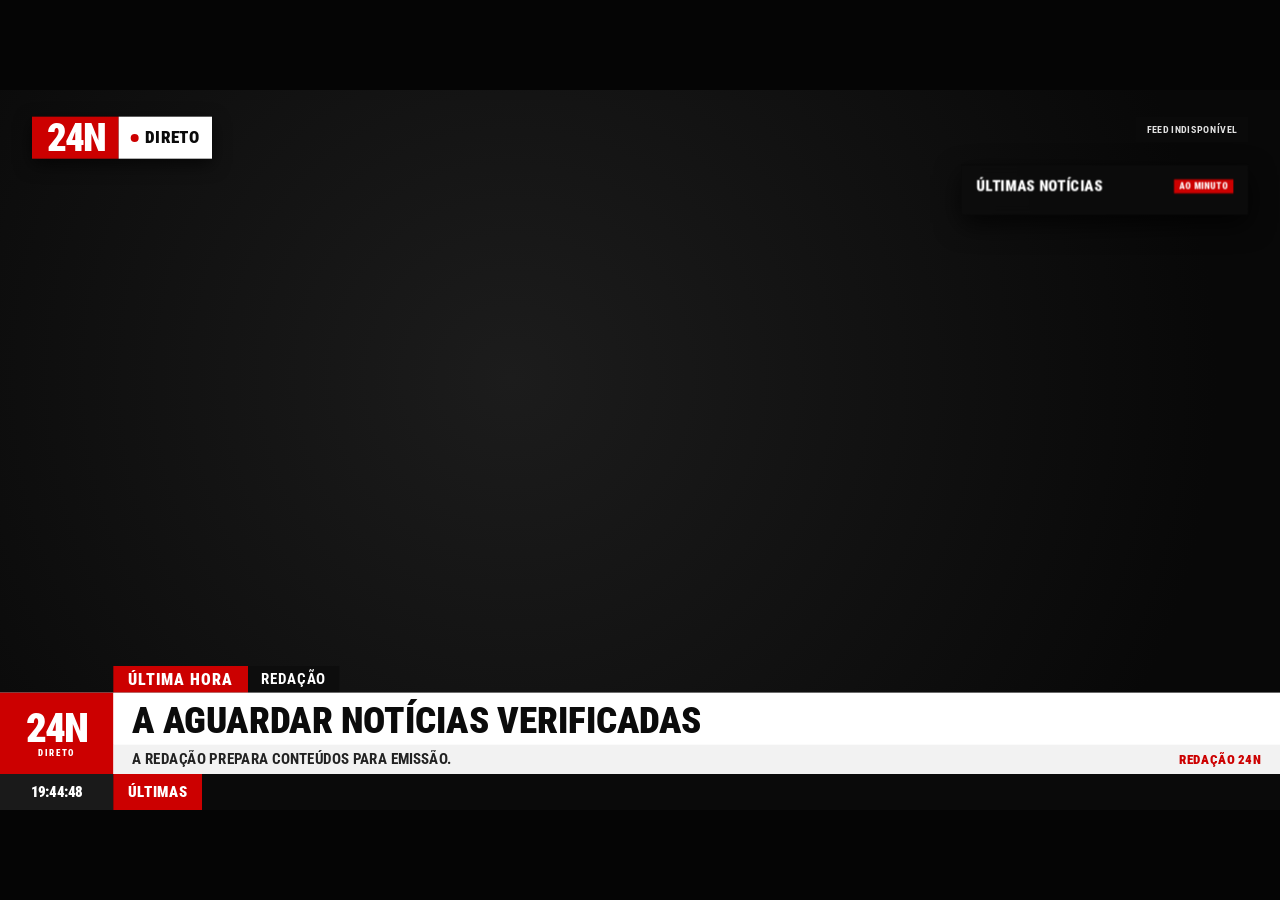
<file: 24-noticias/index.html>
<!doctype html>
<html lang="pt-PT">
<head>
<meta charset="utf-8">
<meta name="viewport" content="width=device-width,initial-scale=1">
<title>24 NOTÍCIAS™ — DIRETO</title>
<style>
  @import url('https://fonts.googleapis.com/css2?family=Roboto+Condensed:ital,wght@0,700;0,900;1,700&family=Inter:wght@500;700;800;900&display=swap');

  * { box-sizing: border-box; }
  html, body {
    margin: 0;
    width: 100%;
    height: 100%;
    overflow: hidden;
    background: #050505;
    color: #ffffff;
    font-family: 'Inter', Arial, Helvetica, sans-serif;
  }

  .screen {
    width: 1920px;
    height: 1080px;
    position: absolute;
    left: 0;
    top: 0;
    transform-origin: top left;
    overflow: hidden;
    background: #0a0a0a;
  }

  .hero {
    position: absolute;
    inset: 0;
    background: radial-gradient(circle at 40% 40%, #1c1c1c, #080808 80%);
    overflow: hidden;
  }

  .hero .img {
    position: absolute;
    inset: 0;
    width: 100%;
    height: 100%;
    object-fit: cover;
    display: none;
    animation: slowZoom 22s ease-in-out infinite alternate;
  }

  @keyframes slowZoom {
    from { transform: scale(1); }
    to { transform: scale(1.06); }
  }

  .topbar {
    position: absolute;
    top: 40px;
    left: 48px;
    display: flex;
    align-items: stretch;
    box-shadow: 0 8px 25px rgba(0,0,0,0.65);
    z-index: 5;
  }

  .cnn-logo {
    background: #CC0000;
    color: #ffffff;
    font-family: 'Roboto Condensed', Arial, sans-serif;
    font-size: 58px;
    font-weight: 900;
    letter-spacing: -3px;
    padding: 4px 22px;
    display: flex;
    align-items: center;
    justify-content: center;
    line-height: 0.95;
  }

  .live-badge {
    background: #ffffff;
    color: #0b0b0b;
    font-family: 'Roboto Condensed', Arial, sans-serif;
    font-size: 25px;
    font-weight: 900;
    padding: 0 18px;
    display: flex;
    align-items: center;
    gap: 10px;
    letter-spacing: 1px;
    text-transform: uppercase;
  }

  .live-dot {
    width: 12px;
    height: 12px;
    background: #CC0000;
    border-radius: 50%;
    animation: pulse 1.3s infinite;
  }

  @keyframes pulse {
    0%, 100% { opacity: 1; transform: scale(1); }
    50% { opacity: 0.3; transform: scale(0.8); }
  }

  .status {
    position: absolute;
    right: 48px;
    top: 40px;
    background: rgba(12, 12, 12, 0.9);
    color: #e0e0e0;
    padding: 10px 16px;
    font-family: 'Roboto Condensed', Arial, sans-serif;
    font-size: 15px;
    font-weight: 700;
    z-index: 10;
    text-transform: uppercase;
    letter-spacing: 1px;
  }
  .status.ok { color: #b8f2c2; }
  .status.err { color: #ff8a8a; }

  .sidebar {
    position: absolute;
    right: 48px;
    top: 112px;
    width: 430px;
    background: rgba(12, 12, 12, 0.92);
    backdrop-filter: blur(8px);
    padding: 20px 22px;
    box-shadow: 0 14px 40px rgba(0,0,0,0.75);
    z-index: 4;
  }

  .sidehead {
    font-family: 'Roboto Condensed', Arial, sans-serif;
    font-size: 22px;
    font-weight: 900;
    color: #ffffff;
    letter-spacing: 1px;
    text-transform: uppercase;
    padding-bottom: 10px;
    display: flex;
    justify-content: space-between;
    align-items: center;
  }

  .sidehead span {
    background: #CC0000;
    font-size: 13px;
    padding: 3px 8px;
    letter-spacing: 1px;
  }

  .sideitem {
    padding: 12px 0;
  }
  .sideitem:last-child { padding-bottom: 4px; }

  .sidecat {
    font-family: 'Roboto Condensed', Arial, sans-serif;
    font-size: 14px;
    color: #CC0000;
    font-weight: 900;
    text-transform: uppercase;
    letter-spacing: 1px;
  }

  .sidetitle {
    font-family: 'Roboto Condensed', Arial, sans-serif;
    font-size: 20px;
    line-height: 1.2;
    font-weight: 700;
    color: #f4f4f4;
    margin-top: 4px;
    display: -webkit-box;
    -webkit-line-clamp: 2;
    -webkit-box-orient: vertical;
    overflow: hidden;
  }

  /* =========================================
     LOWER THIRD CLÁSSICO CNN (LARGURA TOTAL)
     ========================================= */
  .lower {
    position: absolute;
    left: 0;
    right: 0;
    bottom: 54px;
    z-index: 6;
    display: flex;
    flex-direction: column;
  }

  .lower-top-row {
    display: flex;
    align-items: stretch;
    padding-left: 170px;
  }

  .breaking-tag {
    background: #CC0000;
    color: #ffffff;
    font-family: 'Roboto Condensed', Arial, sans-serif;
    font-size: 24px;
    font-weight: 900;
    padding: 6px 22px;
    letter-spacing: 1.5px;
    text-transform: uppercase;
    display: flex;
    align-items: center;
  }

  .cat-tag {
    background: #0d0d0d;
    color: #ffffff;
    font-family: 'Roboto Condensed', Arial, sans-serif;
    font-size: 22px;
    font-weight: 700;
    padding: 6px 20px;
    letter-spacing: 1.5px;
    text-transform: uppercase;
    display: flex;
    align-items: center;
  }

  .lower-main {
    display: flex;
    align-items: stretch;
    background: #ffffff;
    min-height: 118px;
  }

  .cnn-lower-box {
    width: 170px;
    background: #CC0000;
    color: #ffffff;
    font-family: 'Roboto Condensed', Arial, sans-serif;
    font-size: 62px;
    font-weight: 900;
    letter-spacing: -3px;
    display: flex;
    flex-direction: column;
    align-items: center;
    justify-content: center;
    line-height: 0.9;
    flex-shrink: 0;
  }

  .cnn-lower-sub {
    font-size: 14px;
    font-weight: 900;
    letter-spacing: 2px;
    margin-top: 4px;
    text-transform: uppercase;
  }

  .lower-texts {
    flex: 1;
    display: flex;
    flex-direction: column;
    justify-content: center;
    overflow: hidden;
  }

  .headline {
    background: #ffffff;
    color: #0b0b0b;
    font-family: 'Roboto Condensed', Arial, sans-serif;
    font-size: 56px;
    font-weight: 900;
    line-height: 1.05;
    padding: 12px 28px 8px 28px;
    text-transform: uppercase;
    letter-spacing: -0.5px;
    white-space: nowrap;
    overflow: hidden;
    text-overflow: ellipsis;
  }

  .sub-bar {
    background: #f2f2f2;
    display: flex;
    align-items: center;
    justify-content: space-between;
    padding: 8px 28px;
    gap: 24px;
  }

  .summary {
    font-family: 'Roboto Condensed', Arial, sans-serif;
    font-size: 23px;
    font-weight: 700;
    color: #222222;
    line-height: 1.2;
    white-space: nowrap;
    overflow: hidden;
    text-overflow: ellipsis;
    flex: 1;
    text-transform: uppercase;
  }

  .source {
    font-family: 'Roboto Condensed', Arial, sans-serif;
    font-size: 19px;
    font-weight: 900;
    color: #CC0000;
    text-transform: uppercase;
    letter-spacing: 1px;
    white-space: nowrap;
  }

  .ticker {
    position: absolute;
    bottom: 0;
    left: 0;
    right: 0;
    height: 54px;
    background: #0a0a0a;
    display: flex;
    align-items: center;
    z-index: 8;
  }

  .ticker-clock {
    width: 170px;
    height: 100%;
    background: #1a1a1a;
    color: #ffffff;
    font-family: 'Roboto Condensed', Arial, sans-serif;
    font-weight: 900;
    font-size: 22px;
    display: flex;
    align-items: center;
    justify-content: center;
    white-space: nowrap;
    flex-shrink: 0;
  }

  .ticker-brand {
    height: 100%;
    background: #CC0000;
    color: #ffffff;
    font-family: 'Roboto Condensed', Arial, sans-serif;
    font-weight: 900;
    font-size: 22px;
    padding: 0 22px;
    display: flex;
    align-items: center;
    letter-spacing: 1px;
    white-space: nowrap;
  }

  .tickerbody {
    overflow: hidden;
    white-space: nowrap;
    flex: 1;
    font-family: 'Roboto Condensed', Arial, sans-serif;
    font-size: 23px;
    font-weight: 700;
    color: #ffffff;
    text-transform: uppercase;
    letter-spacing: 0.5px;
  }

  .tickertext {
    display: inline-block;
    padding-left: 100%;
    animation: move 60s linear infinite;
  }

  @keyframes move {
    to { transform: translateX(-100%); }
  }
  /* LIVE 19.0: ajustar textos sem alterar dimensões */
  .headline, .summary, .sidetitle { text-overflow: clip; }
</style>
</head>
<body>
<main class="screen">
  <section class="hero">
    <img class="img" id="heroImg" referrerpolicy="no-referrer" alt="">
  </section>

  <header class="topbar">
    <div class="cnn-logo">24N</div>
    <div class="live-badge"><span class="live-dot"></span>DIRETO</div>
  </header>

  <div class="status" id="status">A ligar à redação…</div>

  <aside class="sidebar">
    <div class="sidehead">ÚLTIMAS NOTÍCIAS <span>AO MINUTO</span></div>
    <div id="other"></div>
  </aside>

  <section class="lower">
    <div class="lower-top-row">
      <div class="breaking-tag">ÚLTIMA HORA</div>
      <div class="cat-tag" id="category">ATUALIDADE</div>
    </div>
    <div class="lower-main">
      <div class="cnn-lower-box">
        <span>24N</span>
        <span class="cnn-lower-sub">DIRETO</span>
      </div>
      <div class="lower-texts">
        <div class="headline" id="headline">A CARREGAR NOTÍCIAS EM DIRETO…</div>
        <div class="sub-bar">
          <div class="summary" id="summary">A recolher os principais destaques dos órgãos de comunicação social.</div>
          <div class="source" id="source">REDAÇÃO 24N</div>
        </div>
      </div>
    </div>
  </section>

  <footer class="ticker">
    <div class="ticker-clock" id="clock">--:--:--</div>
    <div class="ticker-brand">ÚLTIMAS</div>
    <div class="tickerbody">
      <span class="tickertext" id="ticker">A CARREGAR ÚLTIMAS NOTÍCIAS…</span>
    </div>
  </footer>
</main>

<script>
/* 24 NOTÍCIAS™ | Emissão em direto */
const $ = id => document.getElementById(id);
const MAX_AGE_MS = 48 * 60 * 60 * 1000;
const REFRESH_MS = 60 * 1000;
const ROTATION_MS = 18 * 1000;
let news = [], idx = 0, last = '', busy = false, seq = 0;

const FEEDS = [
  { url: 'https://www.publico.pt/rss',            source: 'Público',            category: 'Portugal' },
  { url: 'https://expresso.pt/rss',               source: 'Expresso',           category: 'Portugal' },
  { url: 'https://www.dn.pt/rss',                 source: 'Diário de Notícias', category: 'Portugal' },
  { url: 'https://www.jn.pt/rss',                 source: 'Jornal de Notícias', category: 'Portugal' },
  { url: 'https://www.noticiasaominuto.com/rss/ultima-hora', source: 'Notícias ao Minuto', category: 'Portugal' },
  { url: 'https://cnnportugal.iol.pt/rss.xml',    source: 'CNN Portugal',       category: 'Portugal' },
  { url: 'https://rss.impresa.pt/feed/latest/sicnot.rss?type=ARTICLE,VIDEO,GALLERY,STREAM,PLAYLIST,EVENT,NEWSLETTER&limit=20&pubsubhub=true', source: 'SIC Notícias', category: 'Portugal' },
  { url: 'https://www.cmjornal.pt/rss',           source: 'Correio da Manhã (CMTV)', category: 'Portugal' },
  { url: 'https://feeds.bbci.co.uk/news/world/rss.xml', source: 'BBC World', category: 'Mundo' },
  { url: 'https://pt.euronews.com/rss',           source: 'Euronews',           category: 'Mundo' },
  { url: 'https://news.google.com/rss/search?q=world&hl=pt-PT&gl=PT&ceid=PT:pt', source: 'Google News', category: 'Mundo' }
];

const PROXY_CORSDEV    = 'https://proxy.cors.dev/';
const PROXY_ALLORIGINS = 'https://api.allorigins.win/raw?url=';

function fit() {
  const scale = Math.min(innerWidth / 1920, innerHeight / 1080);
  const e = document.querySelector('.screen');
  e.style.transform = 'scale(' + scale + ')';
  e.style.left = (innerWidth - 1920 * scale) / 2 + 'px';
  e.style.top = (innerHeight - 1080 * scale) / 2 + 'px';
}
addEventListener('resize', fit);
fit();

function clock() {
  $('clock').textContent = new Intl.DateTimeFormat('pt-PT', { timeZone: 'Europe/Lisbon', hour: '2-digit', minute: '2-digit', second: '2-digit', hour12: false }).format(new Date());
}
clock();
setInterval(clock, 1000);

function status(t, k = '') {
  const e = $('status');
  e.textContent = t;
  e.className = 'status' + (k ? ' ' + k : '');
}

function fitText(el, max, min, lines) {
  el.style.fontSize = max + 'px';
  el.style.whiteSpace = 'nowrap';
  el.style.overflow = 'hidden';
  el.style.textOverflow = 'clip';
  el.style.display = 'block';
  el.style.webkitLineClamp = '';
  for (let px = max; px >= min; px--) {
    el.style.fontSize = px + 'px';
    if (el.scrollWidth <= el.clientWidth + 1) return;
  }
  if (lines > 1) {
    el.style.fontSize = min + 'px';
    el.style.whiteSpace = 'normal';
    el.style.display = '-webkit-box';
    el.style.webkitBoxOrient = 'vertical';
    el.style.webkitLineClamp = String(lines);
  }
}

function adjust() {
  fitText($('headline'), 56, 26, 2);
  fitText($('summary'), 23, 16, 1);
  document.querySelectorAll('.sidetitle').forEach(e => fitText(e, 20, 15, 2));
}
addEventListener('resize', adjust);
if (document.fonts?.ready) document.fonts.ready.then(adjust);

function stripHtml(s) {
  if (!s) return '';
  const d = document.createElement('div');
  d.innerHTML = s;
  return (d.textContent || d.innerText || '').replace(/\s+/g, ' ').trim();
}
function truncar(s, n) {
  if (!s) return '';
  if (s.length <= n) return s;
  const c = s.slice(0, n);
  const u = c.lastIndexOf(' ');
  return (u > 40 ? c.slice(0, u) : c) + '…';
}
function safeImage(u) {
  if (!u) return '';
  let url = String(u).trim();
  if (url.startsWith('//')) url = 'https:' + url;
  if (url.startsWith('http://')) url = 'https://' + url.slice(7);
  return /^https:\/\//i.test(url) ? url : '';
}
function parseDate(s) {
  if (!s) return new Date();
  let iso = String(s).trim();
  if (/^\d{4}-\d{2}-\d{2} \d{2}:\d{2}:\d{2}$/.test(iso)) {
    iso = iso.replace(' ', 'T') + 'Z';
  }
  const d = new Date(iso);
  return isNaN(d.getTime()) ? new Date() : d;
}
function getDynamicFallbackImage(category) {
  const cat = (category || '').toLowerCase();
  let kw = 'news,press';
  if (cat.includes('portugal')) kw = 'lisbon,portugal';
  else if (cat.includes('mundo') || cat.includes('internacional')) kw = 'globe,world';
  else if (cat.includes('economia')) kw = 'finance,business';
  else if (cat.includes('desporto')) kw = 'sports,stadium';
  
  return 'https://loremflickr.com/1920/1080/' + kw + '?lock=' + Math.floor(Math.random() * 9999);
}

function normalizar(item, feed) {
  const titulo = stripHtml(item.title || '');
  const descricao = stripHtml(item.description || item.content || item.summary || '');
  const data = parseDate(item.pubDate || item.published || item.date || item.updated);
  
  let img = safeImage(item.thumbnail);
  if (!img && item.description) {
    const m = item.description.match(/<img[^>]+src=["']([^"']+)["']/i);
    if (m) img = safeImage(m[1]);
  }

  return {
    id: Math.random().toString(36).substr(2, 9),
    title: titulo,
    summary: truncar(descricao, 260) || 'Consulte a fonte original para mais detalhes.',
    source: feed.source,
    published_at: data.toISOString(),
    image_url: img,
    category: feed.category || 'Mundo',
    editorial_status: 'revisto_manualmente',
    image_credit: feed.source,
    link: item.link || ''
  };
}

function valid(n, now) {
  if (!n || n.editorial_status !== 'revisto_manualmente') return false;
  if (!['title', 'summary', 'source', 'published_at'].every(k => typeof n[k] === 'string' && n[k].trim())) return false;
  if (typeof n.image_url !== 'string' || !n.image_url.trim()) return false;
  
  const pub = Date.parse(n.published_at);
  return Number.isFinite(pub) && pub <= now + 300000 && now - pub < MAX_AGE_MS;
}

async function fetchFeed(feed) {
  async function processarXML(xmlText) {
    const doc = new DOMParser().parseFromString(xmlText, 'application/xml');
    const items = Array.from(doc.querySelectorAll('item, entry'));
    
    return items.map(it => {
      const get = sel => (it.querySelector(sel) || {}).textContent || '';
      const linkEl = it.querySelector('link');
      const link = linkEl ? (linkEl.getAttribute('href') || linkEl.textContent) : '';
      const title = get('title');
      
      const enc = it.getElementsByTagName('enclosure')[0];
      const isAudioVideo = enc && (enc.getAttribute('type') || '').match(/^(audio|video)\//i);
      const isMediaLink = /radio|podcast|\/audio\/|\/video\/|tsf|renascenca|antena/i.test(link);
      const isMediaTitle = /podcast|episódio|episodio|ouvir|áudio|audio|vídeo|video|rádio|radio|tsf|renascença|antena|emissão/i.test(title);

      if (isAudioVideo || isMediaLink || isMediaTitle) {
        return null; 
      }
      
      let imgUrl = null;
      const mediaTags = it.getElementsByTagName('media:content');
      for (let m of mediaTags) {
        if (m.getAttribute('url') && (!m.getAttribute('type') || m.getAttribute('type').startsWith('image'))) {
          imgUrl = m.getAttribute('url'); break;
        }
      }
      if (!imgUrl) {
        const thumb = it.getElementsByTagName('media:thumbnail')[0];
        if (thumb) imgUrl = thumb.getAttribute('url');
      }
      if (!imgUrl && enc && enc.getAttribute('type') && enc.getAttribute('type').startsWith('image')) {
        imgUrl = enc.getAttribute('url');
      }
      
      let contentHTML = get('content') || get('encoded') || get('description') || '';
      if (!imgUrl && contentHTML) {
        const match = contentHTML.match(/<img[^>]+src=["']([^"']+)["']/i);
        if (match) imgUrl = match[1];
      }
      
      if (imgUrl) {
        const txt = document.createElement('textarea');
        txt.innerHTML = imgUrl;
        imgUrl = txt.value;
      }

      return normalizar({
        title: title,
        description: contentHTML, 
        pubDate: get('pubDate') || get('published') || get('updated'),
        link: link,
        thumbnail: imgUrl
      }, feed);
    }).filter(item => item !== null);
  }

  try {
    const r = await fetch(PROXY_CORSDEV + feed.url, { cache: 'no-store' });
    if (r.ok) {
      const result = await processarXML(await r.text());
      if (result.length) return result;
    }
  } catch (_) {}

  try {
    const r = await fetch(PROXY_ALLORIGINS + encodeURIComponent(feed.url), { cache: 'no-store' });
    if (r.ok) {
      const result = await processarXML(await r.text());
      if (result.length) return result;
    }
  } catch (_) {}

  return [];
}

function waiting(msg = 'A AGUARDAR REVISÃO EDITORIAL') {
  seq++;
  $('headline').textContent = 'A AGUARDAR NOTÍCIAS VERIFICADAS';
  $('summary').textContent = 'A redação prepara conteúdos para emissão.';
  $('source').textContent = 'REDAÇÃO 24N';
  $('category').textContent = 'REDAÇÃO';
  $('other').replaceChildren();
  $('heroImg').style.display = 'none';
  $('heroImg').removeAttribute('src');
  $('ticker').textContent = '24 NOTÍCIAS • A AGUARDAR CONTEÚDOS VERIFICADOS •';
  status(msg);
  adjust();
}

function render() {
  if (!news.length) { waiting(); return; }
  const n = news[idx % news.length];
  const current = ++seq;
  
  $('category').textContent = (n.category || 'ATUALIDADE').toUpperCase();
  $('headline').textContent = n.title;
  $('summary').textContent = n.summary;
  $('source').textContent = n.source + ' • ' + new Date(n.published_at).toLocaleTimeString('pt-PT', { timeZone: 'Europe/Lisbon', hour: '2-digit', minute: '2-digit' });
  
  const img = $('heroImg');
  let imageURL = safeImage(n.image_url);
  
  if (!imageURL) {
    imageURL = getDynamicFallbackImage(n.category);
  }
  
  if (imageURL) {
    img.onload = () => { if (current === seq) img.style.display = 'block'; };
    img.onerror = () => {
      if (current !== seq) return;
      if (!img.dataset.fallbackTried) {
        img.dataset.fallbackTried = "true";
        img.src = 'https://images.weserv.nl/?url=' + encodeURIComponent(imageURL.replace(/^https?:\/\//, ''));
      } else {
        img.style.display = 'none';
      }
    };
    img.dataset.fallbackTried = "";
    img.src = imageURL;
    img.style.display = 'none';
  } else {
    img.onload = null;
    img.onerror = null;
    img.style.display = 'none';
    img.removeAttribute('src');
  }

  $('other').replaceChildren();
  for (const x of news.filter(x => x !== n).slice(0, 4)) {
    const box = document.createElement('div');
    const cat = document.createElement('div');
    const title = document.createElement('div');
    box.className = 'sideitem';
    cat.className = 'sidecat';
    title.className = 'sidetitle';
    cat.textContent = (x.category || 'ATUALIDADE') + ' • ' + x.source;
    title.textContent = x.title;
    box.append(cat, title);
    $('other').append(box);
  }
  
  const ticker = $('ticker');
  ticker.textContent = news.slice(0, 15).map(x => '▪ ' + (x.category || 'NOTÍCIAS') + ': ' + x.title).join('     ');
  ticker.style.animation = 'none';
  void ticker.offsetWidth;
  ticker.style.animation = 'move ' + Math.max(20, ticker.scrollWidth / 80) + 's linear infinite';
  adjust();
}

async function refresh() {
  if (busy) return;
  busy = true;
  try {
    const resultados = await Promise.allSettled(FEEDS.map(f => fetchFeed(f)));
    const todas = [];
    for (const r of resultados) {
      if (r.status === 'fulfilled' && Array.isArray(r.value)) todas.push(...r.value);
    }

    if (!todas.length) throw Error('Sem notícias');

    const now = Date.now();
    const selected = todas
      .filter(n => valid(n, now))
      .sort((a, b) => Date.parse(b.published_at) - Date.parse(a.published_at));

    const key = JSON.stringify(selected.map(n => [n.id, n.title, n.summary, n.published_at, n.image_url]));
    
    if (key !== last) {
      news = selected;
      idx = 0;
      last = key;
      render();
    } else if (!news.length) {
      waiting();
    }
    
    status(news.length ? 'REDAÇÃO VERIFICADA • ' + news.length + ' NOTÍCIAS' : 'A AGUARDAR REVISÃO EDITORIAL', news.length ? 'ok' : '');
  } catch (e) {
    if (!news.length) waiting('FEED INDISPONÍVEL');
    else status('FEED TEMPORARIAMENTE INDISPONÍVEL', 'err');
    console.warn('24N feed:', e);
  } finally {
    busy = false;
  }
}

waiting();
refresh();
setInterval(refresh, REFRESH_MS);
setInterval(() => { if (news.length > 1) { idx = (idx + 1) % news.length; render(); } }, ROTATION_MS);
</script>

<!-- 24N AUTO BREAK™ | overlay independente do grafismo noticioso -->
<iframe id="autoBreak" title="24N SHOP — intervalo comercial" src="./intervalo.html" allow="autoplay" style="position:fixed;top:-1px;left:-1px;width:calc(100vw + 2px);height:calc(100vh + 2px);border:0;outline:0;display:none;z-index:99999;background:#090909" aria-hidden="true"></iframe>
<script>
(() => {
  const NEWS_MS=15*60*1000, AD_MS=2*60*1000;
  const frame=document.getElementById('autoBreak');
  let active=false,started=Date.now(),lastBreak=Date.now(),timeout=null;
  function finish(){
    if(!active)return;
    active=false;frame.style.display='none';frame.setAttribute('aria-hidden','true');
    lastBreak=Date.now();clearTimeout(timeout);
  }
  function start(){
    if(active)return;
    active=true;started=Date.now();frame.style.display='block';frame.setAttribute('aria-hidden','false');
    const send=()=>frame.contentWindow?.postMessage({type:'24n-break-start',duration:AD_MS},location.origin);
    if(frame.contentDocument?.readyState==='complete')send();
    else frame.addEventListener('load',send,{once:true});
    timeout=setTimeout(finish,AD_MS+2000);
  }
  window.addEventListener('message',e=>{
    if(e.origin!==location.origin||e.source!==frame.contentWindow)return;
    if(e.data?.type==='24n-break-ready'&&active)frame.contentWindow?.postMessage({type:'24n-break-start',duration:AD_MS},location.origin);
    if(e.data?.type==='24n-break-finished')finish();
  });
  // Atalhos do operador: I inicia intervalo; Escape termina.
  window.addEventListener('keydown',e=>{
    if(e.altKey||e.ctrlKey||e.metaKey||e.repeat)return;
    if(e.key.toLowerCase()==='i')start();
    if(e.key==='Escape')finish();
  });
  // Permite abrir a cena no OBS com ?intervalo=agora para testes manuais.
  const params=new URLSearchParams(location.search);
  if(params.get('intervalo')==='agora')setTimeout(start,1200);
  // O intervalo conta desde o último regresso às notícias.
  setInterval(()=>{if(!active&&Date.now()-lastBreak>=NEWS_MS)start();},1000);
  // Comandos opcionais para operador OBS, na consola do navegador.
  window.N24AutoBreak={start,finish,get active(){return active;}};
})();
</script>
</body>
</html>
</file>
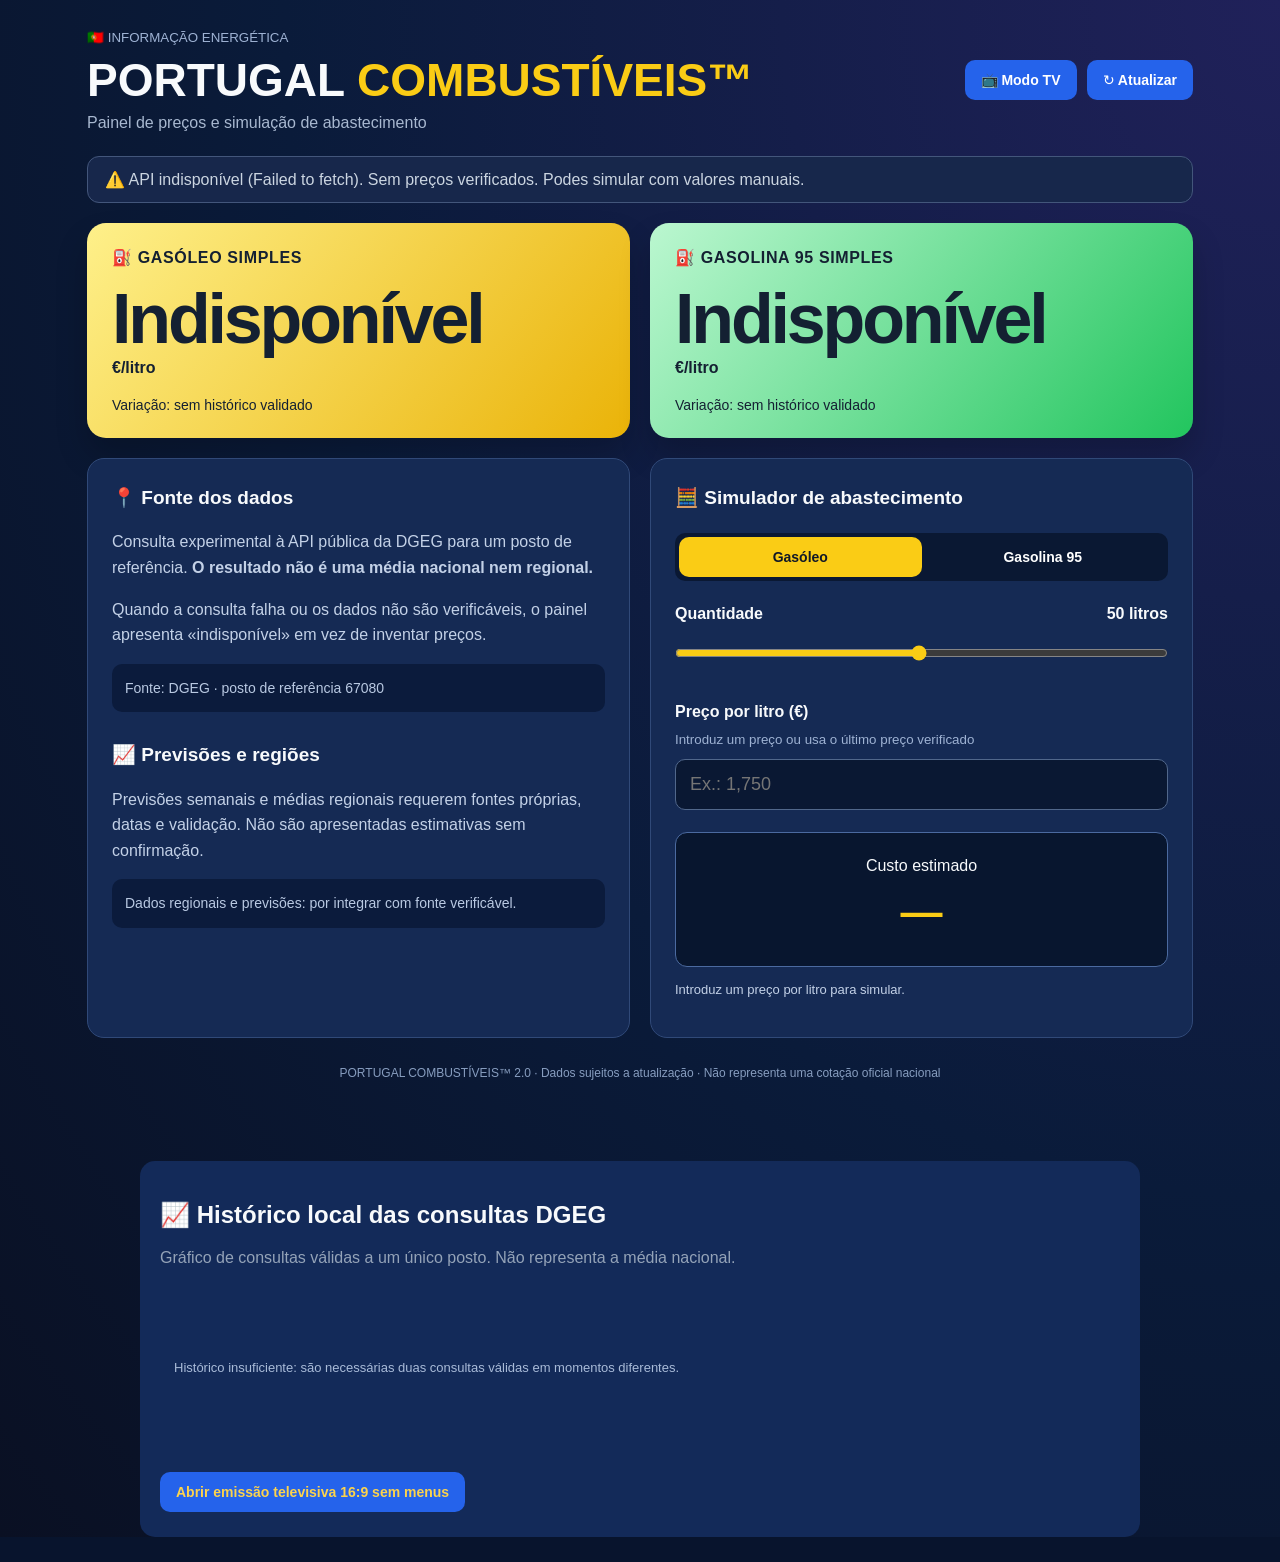
<file: combustiveis/index.html>
<!doctype html><html lang="pt-PT"><head><meta charset="utf-8"><meta name="viewport" content="width=device-width,initial-scale=1"><title>Portugal Combustíveis™ 2.0</title><link rel="stylesheet" href="style.css"></head><body><main class="wrap"><header><div><small>🇵🇹 INFORMAÇÃO ENERGÉTICA</small><h1>PORTUGAL <em>COMBUSTÍVEIS™</em></h1><p>Painel de preços e simulação de abastecimento</p></div><nav><a href="tv.html">📺 Modo TV</a><button id="refresh">↻ Atualizar</button></nav></header><section class="status" id="status" role="status">A aguardar atualização. Os valores de demonstração não são preços atuais.</section><section class="cards"><article class="fuel diesel"><div>⛽ GASÓLEO SIMPLES</div><strong id="diesel">—</strong><span>€/litro</span><p id="dieselTrend">Variação: sem histórico validado</p></article><article class="fuel petrol"><div>⛽ GASOLINA 95 SIMPLES</div><strong id="petrol">—</strong><span>€/litro</span><p id="petrolTrend">Variação: sem histórico validado</p></article></section><section class="columns"><article class="panel"><h2>📍 Fonte dos dados</h2><p>Consulta experimental à API pública da DGEG para um posto de referência. <b>O resultado não é uma média nacional nem regional.</b></p><p>Quando a consulta falha ou os dados não são verificáveis, o painel apresenta «indisponível» em vez de inventar preços.</p><div class="meta" id="source">Fonte: DGEG · posto de referência 67080</div><h2>📈 Previsões e regiões</h2><p>Previsões semanais e médias regionais requerem fontes próprias, datas e validação. Não são apresentadas estimativas sem confirmação.</p><div class="empty">Dados regionais e previsões: por integrar com fonte verificável.</div></article><article class="panel simulator"><h2>🧮 Simulador de abastecimento</h2><div class="tabs"><button data-fuel="diesel" class="selected">Gasóleo</button><button data-fuel="petrol">Gasolina 95</button></div><label class="row" for="litres">Quantidade <output id="litresLabel">50 litros</output></label><input id="litres" type="range" min="1" max="100" value="50"><label for="manual">Preço por litro (€) <small>Introduz um preço ou usa o último preço verificado</small></label><input id="manual" type="number" min="0.001" max="10" step="0.001" placeholder="Ex.: 1,750"><div class="total">Custo estimado<strong id="total">—</strong></div><p class="hint" id="calcInfo">Insere um preço para simular.</p></article></section><footer>PORTUGAL COMBUSTÍVEIS™ 2.0 · Dados sujeitos a atualização · Não representa uma cotação oficial nacional</footer></main><script src="app.js"></script><section style="max-width:1000px;margin:25px auto;background:#132a59;padding:20px;border-radius:15px"><h2>📈 Histórico local das consultas DGEG</h2><p style="color:#94a3b8;margin:10px 0">Gráfico de consultas válidas a um único posto. Não representa a média nacional.</p><canvas id="historyChart" style="width:100%;height:190px"></canvas><p style="margin-top:12px"><a href="tv.html" style="color:#fcd34d">Abrir emissão televisiva 16:9 sem menus</a></p></section></body></html>
</file>
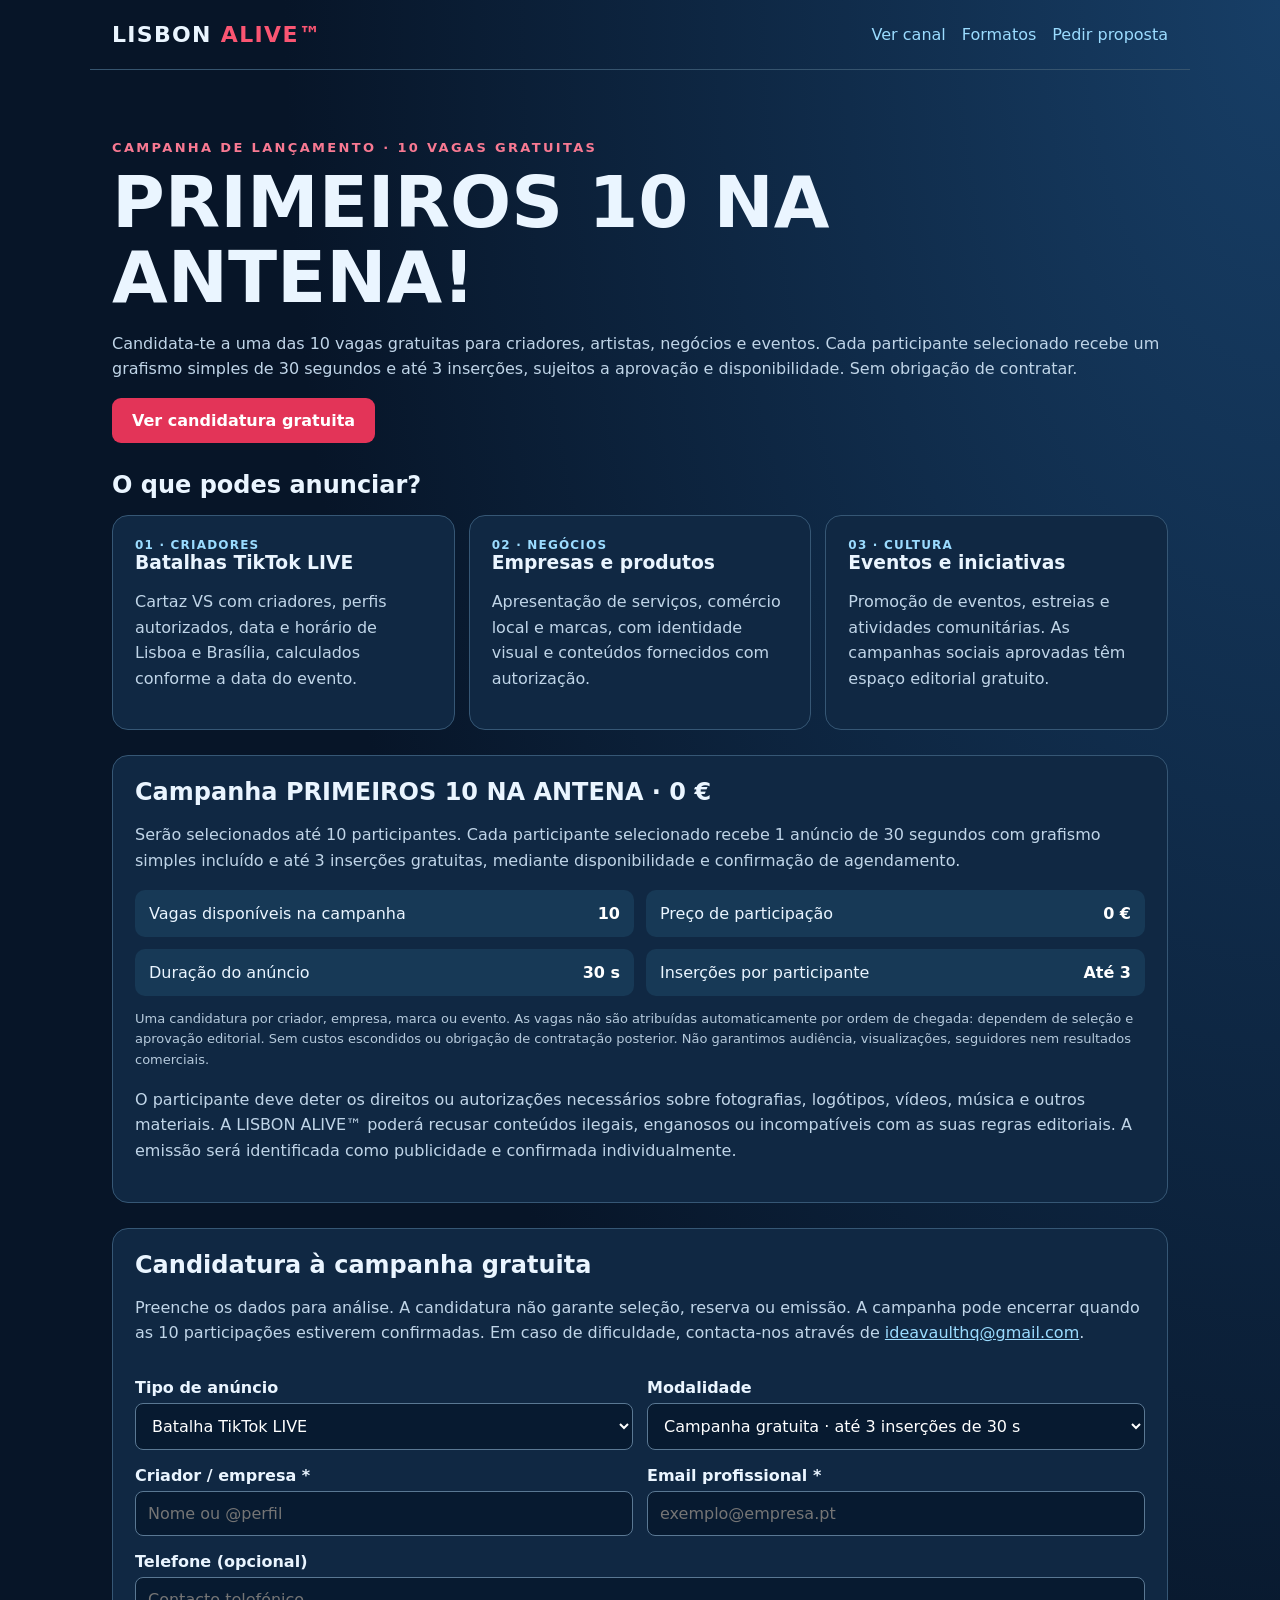
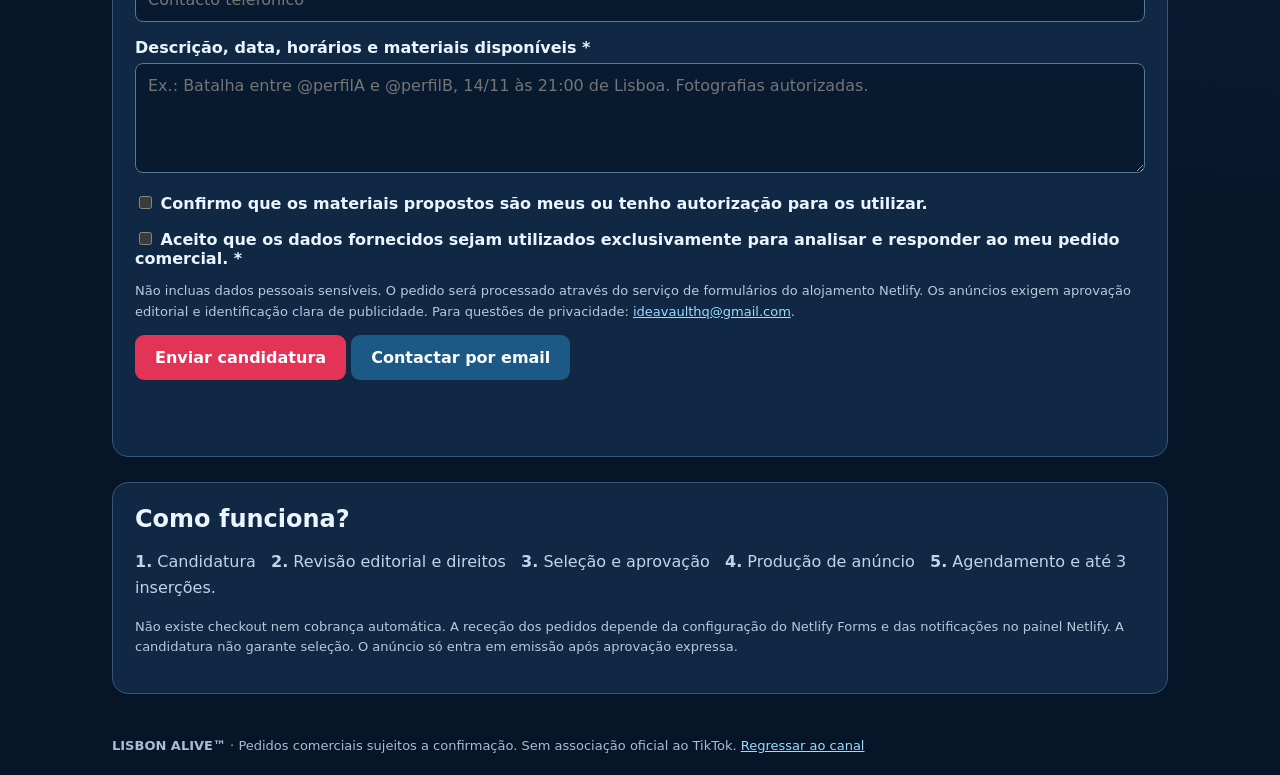
<file: anunciar.html>
<!doctype html>
<html lang="pt-PT"><head><meta charset="utf-8"><meta name="viewport" content="width=device-width,initial-scale=1"><meta name="color-scheme" content="dark"><title>Anuncie Connosco | LISBON ALIVE™</title><style>
:root{font-family:system-ui,Segoe UI,Arial,sans-serif;color:#eaf5ff;background:#071528}*{box-sizing:border-box}body{margin:0;background:radial-gradient(ellipse at top right,#173e66,#071528 55%);min-height:100vh}a{color:#9bdcff}header,main,footer{max-width:1100px;margin:auto;padding:22px}header{display:flex;align-items:center;justify-content:space-between;gap:16px;border-bottom:1px solid #36546e}.logo{font-size:22px;font-weight:900;letter-spacing:.06em}.logo span{color:#fa5572}nav a{margin-left:16px;text-decoration:none}.hero{padding:48px 0 28px}h1{font-size:clamp(36px,6vw,72px);line-height:1.04;margin:10px 0;max-width:820px}h2{margin:0 0 16px}p{color:#c0d5e8;line-height:1.6}.eyebrow{color:#f87992;font-weight:800;letter-spacing:.18em;font-size:13px}.button,button{background:#e33458;color:white;border:0;border-radius:9px;padding:13px 20px;font:inherit;font-weight:700;cursor:pointer;text-decoration:none;display:inline-block}.button:hover,button:hover{background:#fc5274}.cards{display:grid;grid-template-columns:repeat(3,minmax(0,1fr));gap:14px}.card,section.panel{border:1px solid #365775;border-radius:16px;background:#102843;padding:22px}.card h3{margin:0 0 8px}.tag{font-size:12px;letter-spacing:.1em;color:#9bdcff;font-weight:800}.panel{margin-top:25px}.rates{display:grid;grid-template-columns:repeat(2,minmax(0,1fr));gap:12px}.rate{padding:14px;border-radius:10px;background:#173956;display:flex;justify-content:space-between;gap:15px}.rate strong{color:#fff}label{display:block;font-weight:700;margin:16px 0 6px}input,select,textarea{width:100%;background:#071a30;border:1px solid #5a7893;color:#fff;border-radius:8px;padding:12px;font:inherit}textarea{min-height:110px}input:focus,select:focus,textarea:focus{outline:2px solid #9bdcff}form .twocol{display:grid;grid-template-columns:1fr 1fr;gap:14px}.hint{font-size:13px;color:#b6cadc}.status{min-height:22px;color:#a9eec9}footer{color:#a6bdd2;font-size:13px}footer a{margin-right:16px}@media(max-width:720px){.cards,.rates,form .twocol{grid-template-columns:1fr}header{flex-wrap:wrap}.hero{padding-top:24px}}
</style></head><body>
<header><div class="logo">LISBON <span>ALIVE™</span></div><nav><a href="./index.html">Ver canal</a><a href="#formatos">Formatos</a><a href="#pedido">Pedir proposta</a></nav></header>
<main><div class="hero"><div class="eyebrow">CAMPANHA DE LANÇAMENTO · 10 VAGAS GRATUITAS</div><h1>PRIMEIROS 10 NA ANTENA!</h1><p>Candidata-te a uma das 10 vagas gratuitas para criadores, artistas, negócios e eventos. Cada participante selecionado recebe um grafismo simples de 30 segundos e até 3 inserções, sujeitos a aprovação e disponibilidade. Sem obrigação de contratar.</p><a class="button" href="#pedido">Ver candidatura gratuita</a></div>
<section id="formatos"><h2>O que podes anunciar?</h2><div class="cards">
<article class="card"><div class="tag">01 · CRIADORES</div><h3>Batalhas TikTok LIVE</h3><p>Cartaz VS com criadores, perfis autorizados, data e horário de Lisboa e Brasília, calculados conforme a data do evento.</p></article>
<article class="card"><div class="tag">02 · NEGÓCIOS</div><h3>Empresas e produtos</h3><p>Apresentação de serviços, comércio local e marcas, com identidade visual e conteúdos fornecidos com autorização.</p></article>
<article class="card"><div class="tag">03 · CULTURA</div><h3>Eventos e iniciativas</h3><p>Promoção de eventos, estreias e atividades comunitárias. As campanhas sociais aprovadas têm espaço editorial gratuito.</p></article>
</div></section>
<section class="panel" id="precos"><h2>Campanha PRIMEIROS 10 NA ANTENA · 0 €</h2><p>Serão selecionados até 10 participantes. Cada participante selecionado recebe 1 anúncio de 30 segundos com grafismo simples incluído e até 3 inserções gratuitas, mediante disponibilidade e confirmação de agendamento.</p><div class="rates"><div class="rate"><span>Vagas disponíveis na campanha</span><strong>10</strong></div><div class="rate"><span>Preço de participação</span><strong>0 €</strong></div><div class="rate"><span>Duração do anúncio</span><strong>30 s</strong></div><div class="rate"><span>Inserções por participante</span><strong>Até 3</strong></div></div><p class="hint">Uma candidatura por criador, empresa, marca ou evento. As vagas não são atribuídas automaticamente por ordem de chegada: dependem de seleção e aprovação editorial. Sem custos escondidos ou obrigação de contratação posterior. Não garantimos audiência, visualizações, seguidores nem resultados comerciais.</p><p>O participante deve deter os direitos ou autorizações necessários sobre fotografias, logótipos, vídeos, música e outros materiais. A LISBON ALIVE™ poderá recusar conteúdos ilegais, enganosos ou incompatíveis com as suas regras editoriais. A emissão será identificada como publicidade e confirmada individualmente.</p></section>
<section class="panel" id="pedido"><h2>Candidatura à campanha gratuita</h2><p>Preenche os dados para análise. A candidatura não garante seleção, reserva ou emissão. A campanha pode encerrar quando as 10 participações estiverem confirmadas. Em caso de dificuldade, contacta-nos através de <a href="mailto:ideavaulthq@gmail.com">ideavaulthq@gmail.com</a>.</p>
<form id="adRequest" name="lisbon-alive-publicidade" method="POST" action="/pedido-recebido.html" data-netlify="true" netlify-honeypot="bot-field"><input type="hidden" name="form-name" value="lisbon-alive-publicidade"><input type="hidden" name="campaign" value="PRIMEIROS 10 NA ANTENA - gratuito"><p hidden><label>Não preencher <input name="bot-field"></label></p><div class="twocol"><div><label for="category">Tipo de anúncio</label><select id="category" name="category"><option value="Batalha TikTok LIVE">Batalha TikTok LIVE</option><option value="Empresa ou produto">Empresa ou produto</option><option value="Evento">Evento</option><option value="Outro">Outro</option></select></div><div><label for="package">Modalidade</label><select id="package" name="package"><option value="Campanha gratuita - até 3 inserções de 30 s">Campanha gratuita · até 3 inserções de 30 s</option></select></div></div>
<div class="twocol"><div><label for="name">Criador / empresa *</label><input id="name" name="name" maxlength="120" required autocomplete="organization" placeholder="Nome ou @perfil"></div><div><label for="contact">Email profissional *</label><input id="contact" name="contact" type="email" maxlength="180" required autocomplete="email" placeholder="exemplo@empresa.pt"></div></div>
<label for="phone">Telefone (opcional)</label><input id="phone" name="phone" type="tel" maxlength="40" autocomplete="tel" placeholder="Contacto telefónico"><label for="details">Descrição, data, horários e materiais disponíveis *</label><textarea id="details" name="details" maxlength="3000" required placeholder="Ex.: Batalha entre @perfilA e @perfilB, 14/11 às 21:00 de Lisboa. Fotografias autorizadas."></textarea>
<label><input id="rights" name="rights" type="checkbox" style="width:auto"> Confirmo que os materiais propostos são meus ou tenho autorização para os utilizar.</label>
<label><input id="privacy" name="privacy" type="checkbox" value="sim" required style="width:auto"> Aceito que os dados fornecidos sejam utilizados exclusivamente para analisar e responder ao meu pedido comercial. *</label><p class="hint">Não incluas dados pessoais sensíveis. O pedido será processado através do serviço de formulários do alojamento Netlify. Os anúncios exigem aprovação editorial e identificação clara de publicidade. Para questões de privacidade: <a href="mailto:ideavaulthq@gmail.com">ideavaulthq@gmail.com</a>.</p>
<button type="submit" id="submitBtn">Enviar candidatura</button> <a class="button" style="background:#1c5987" href="mailto:ideavaulthq@gmail.com?subject=Pedido%20de%20publicidade%20LISBON%20ALIVE">Contactar por email</a><p class="status" id="status" role="status" aria-live="polite"></p></form></section>
<section class="panel"><h2>Como funciona?</h2><p><strong>1.</strong> Candidatura &nbsp; <strong>2.</strong> Revisão editorial e direitos &nbsp; <strong>3.</strong> Seleção e aprovação &nbsp; <strong>4.</strong> Produção de anúncio &nbsp; <strong>5.</strong> Agendamento e até 3 inserções.</p><p class="hint">Não existe checkout nem cobrança automática. A receção dos pedidos depende da configuração do Netlify Forms e das notificações no painel Netlify. A candidatura não garante seleção. O anúncio só entra em emissão após aprovação expressa.</p></section></main>
<footer><strong>LISBON ALIVE™</strong> · Pedidos comerciais sujeitos a confirmação. Sem associação oficial ao TikTok. <a href="./index.html">Regressar ao canal</a></footer>
<script>
(()=>{'use strict';const form=document.getElementById('adRequest'),status=document.getElementById('status'),btn=document.getElementById('submitBtn');form.addEventListener('submit',async e=>{e.preventDefault();if(!form.reportValidity())return;if(!document.getElementById('rights').checked){status.textContent='Confirma primeiro os direitos de utilização dos materiais.';return;}btn.disabled=true;status.textContent='A enviar pedido...';try{const body=new URLSearchParams(new FormData(form));const response=await fetch('/',{method:'POST',headers:{'Content-Type':'application/x-www-form-urlencoded'},body:body.toString()});if(!response.ok)throw new Error('HTTP '+response.status);window.location.assign('/pedido-recebido.html');}catch(err){status.textContent='Não foi possível confirmar o envio. Tenta novamente ou utiliza o contacto por email.';btn.disabled=false;}});})();
</script></body></html>
</file>
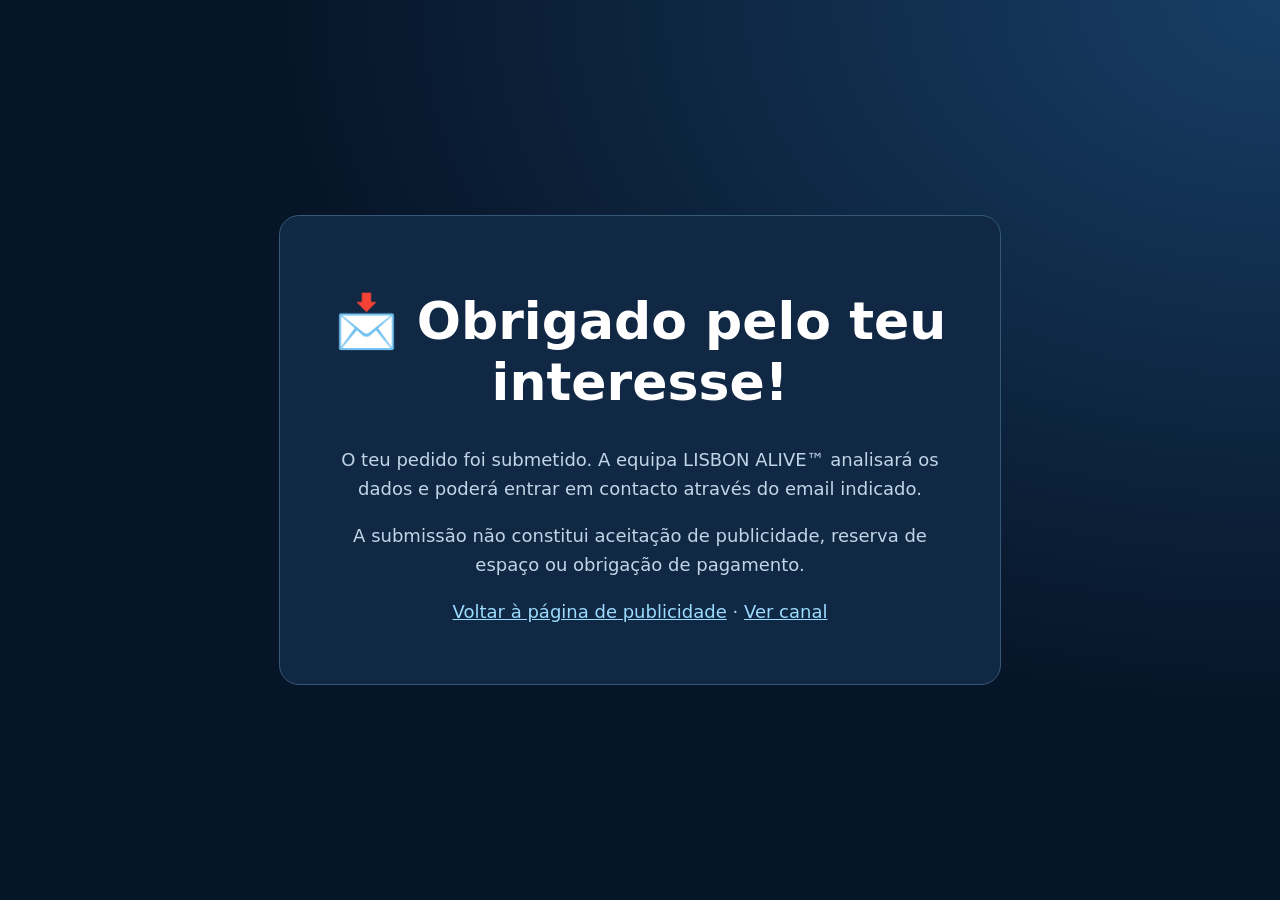
<file: pedido-recebido.html>
<!doctype html><html lang="pt-PT"><head><meta charset="utf-8"><meta name="viewport" content="width=device-width,initial-scale=1"><title>Pedido recebido | LISBON ALIVE™</title><style>body{margin:0;min-height:100vh;display:grid;place-items:center;background:radial-gradient(ellipse at top right,#173e66,#071528 55%);color:#fff;font:18px system-ui,Segoe UI,Arial,sans-serif}main{max-width:640px;margin:20px;padding:40px;background:#102843;border:1px solid #365775;border-radius:20px;text-align:center}h1{font-size:clamp(30px,5vw,52px)}p{line-height:1.6;color:#c0d5e8}a{color:#9bdcff}</style></head><body><main><h1>📩 Obrigado pelo teu interesse!</h1><p>O teu pedido foi submetido. A equipa LISBON ALIVE™ analisará os dados e poderá entrar em contacto através do email indicado.</p><p>A submissão não constitui aceitação de publicidade, reserva de espaço ou obrigação de pagamento.</p><p><a href="/anunciar.html">Voltar à página de publicidade</a> · <a href="/">Ver canal</a></p></main></body></html>
</file>
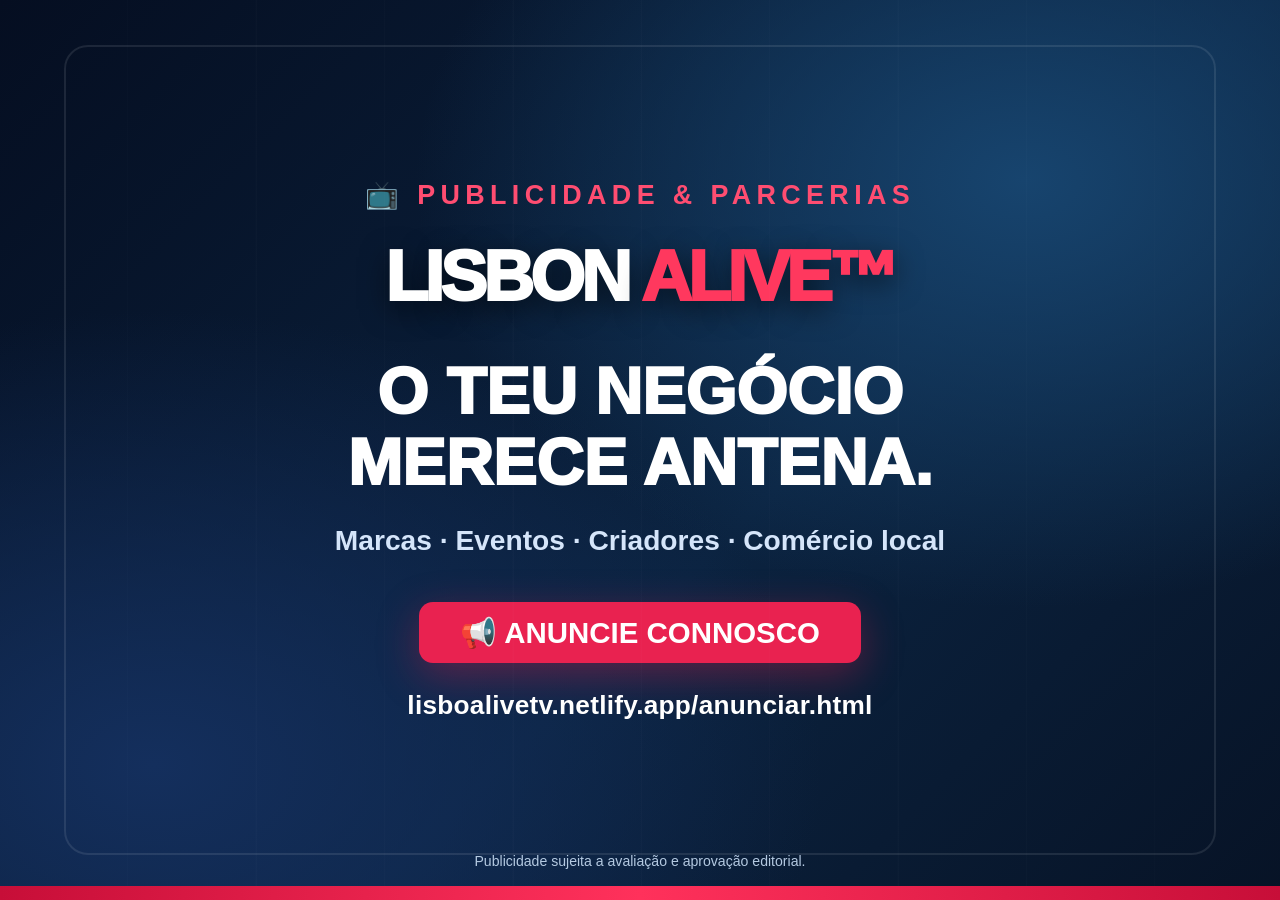
<file: publicidade-obs.html>
<!doctype html>
<html lang="pt-PT">
<head>
<meta charset="utf-8"><meta name="viewport" content="width=device-width,initial-scale=1">
<title>LISBON ALIVE™ | Publicidade e Parcerias | OBS 16:9</title>
<style>
:root{color-scheme:dark;font-family:Arial,Helvetica,sans-serif}*{box-sizing:border-box}html,body{margin:0;width:100%;height:100%;overflow:hidden;background:#061328;color:#fff}.stage{width:100vw;height:100vh;position:relative;overflow:hidden;display:flex;flex-direction:column;align-items:center;justify-content:center;text-align:center;background:radial-gradient(ellipse at 80% 20%,#17446e 0%,transparent 42%),radial-gradient(ellipse at 12% 85%,#142f5d 0%,transparent 42%),linear-gradient(135deg,#050e21,#0b2340 58%,#071326)}.stage:before{content:"";position:absolute;inset:5%;border:2px solid #ffffff18;border-radius:24px;pointer-events:none}.stage:after{content:"";position:absolute;bottom:0;left:0;right:0;height:14px;background:linear-gradient(90deg,#c70e38,#ff315b,#c70e38)}.eyebrow{font-size:clamp(18px,2.1vw,42px);font-weight:900;letter-spacing:.2em;color:#ff4d71;margin-bottom:3.5vh}.brand{font-size:clamp(42px,5.5vw,110px);font-weight:1000;letter-spacing:-.055em;line-height:1;margin-bottom:5vh;text-shadow:0 8px 28px #0009}.brand span{color:#ff385e}.headline{font-size:clamp(36px,5.1vw,100px);font-weight:1000;line-height:1.08;max-width:90%;margin:0 auto 3vh;text-wrap:balance}.sub{font-size:clamp(20px,2.2vw,44px);color:#d5e5fa;font-weight:600;margin:0 0 5vh}.cta{display:inline-block;background:#e92250;padding:1.5vh 3.2vw;border-radius:14px;font-weight:900;font-size:clamp(22px,2.3vw,46px);box-shadow:0 12px 40px #d91d4960}.url{font-size:clamp(20px,2.05vw,42px);font-weight:800;letter-spacing:.01em;margin-top:3vh;color:#fff}.foot{position:absolute;bottom:3.5vh;font-size:clamp(12px,1.1vw,24px);color:#b4c9e1}.decor{position:absolute;inset:0;pointer-events:none;background:repeating-linear-gradient(90deg,transparent 0 9.9%,#ffffff04 10% 10.03%)}@media(max-aspect-ratio:1/1){.headline{font-size:8vw}.brand{font-size:9vw}.url{font-size:3vw}}
</style>
</head>
<body><main class="stage"><div class="decor"></div><div class="eyebrow">📺 PUBLICIDADE &amp; PARCERIAS</div><div class="brand">LISBON <span>ALIVE™</span></div><h1 class="headline">O TEU NEGÓCIO<br>MERECE ANTENA.</h1><p class="sub">Marcas · Eventos · Criadores · Comércio local</p><div class="cta">📢 ANUNCIE CONNOSCO</div><div class="url">lisboalivetv.netlify.app/anunciar.html</div><div class="foot">Publicidade sujeita a avaliação e aprovação editorial.</div></main></body>
</html>
</file>
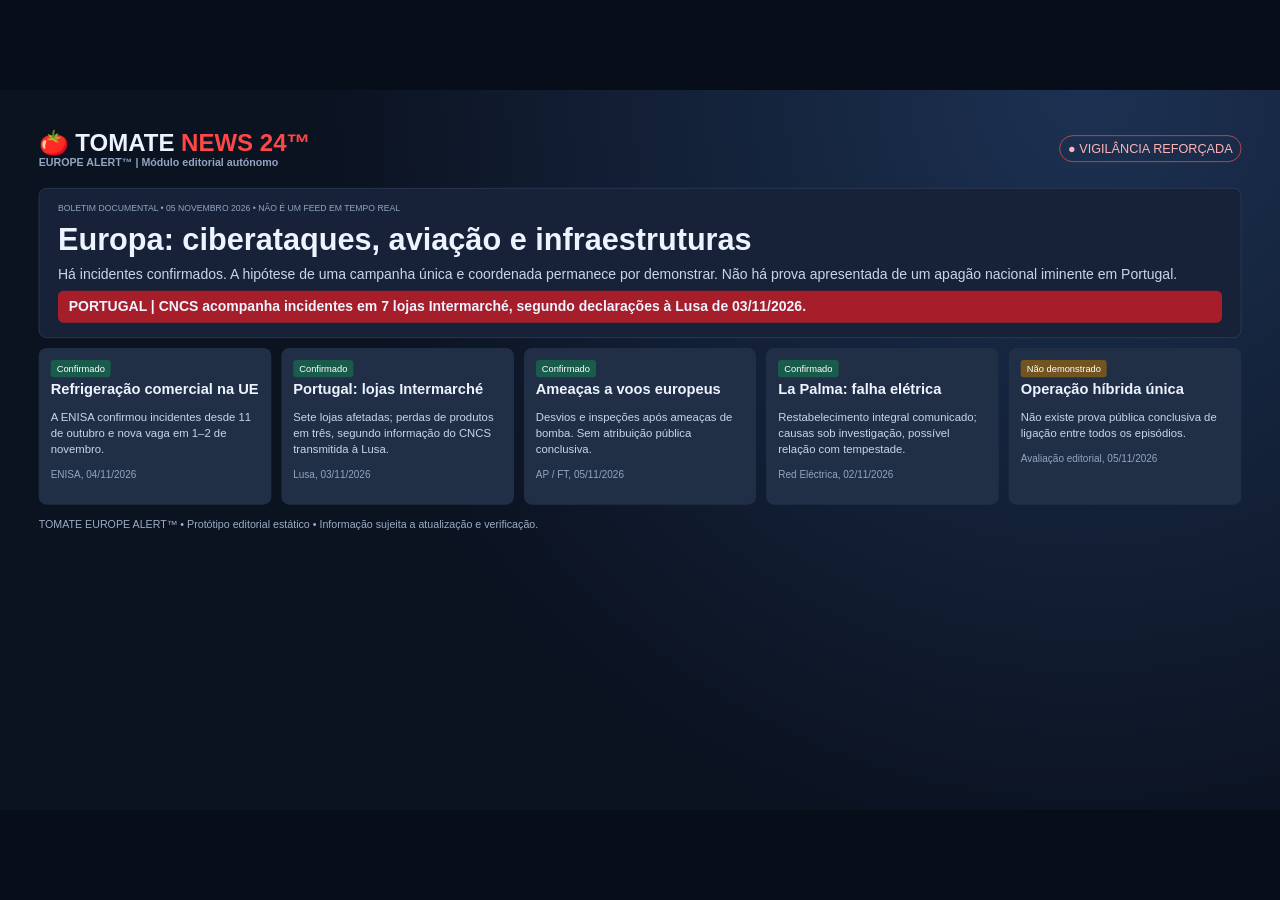
<file: tomate-europe-alert-1920x1080.html>
<!doctype html><html lang="pt-PT"><head><meta charset="utf-8"><meta name="viewport" content="width=device-width,initial-scale=1"><title>TOMATE EUROPE ALERT™</title><style>:root{font-family:Arial,sans-serif;color:#edf3ff;background:#0b1220}*{box-sizing:border-box}body{margin:0;padding:22px}main{max-width:1100px;margin:auto}.top{display:flex;justify-content:space-between;align-items:center;gap:12px;flex-wrap:wrap}.logo{font-size:24px;font-weight:900}.logo span{color:#ff4747}.pill{border:1px solid #ff5555;color:#ffb4b4;padding:8px 12px;border-radius:30px}.panel{background:#172238;border:1px solid #32425c;border-radius:16px;padding:22px;margin:18px 0}.lead{font-size:clamp(25px,4vw,43px);margin:12px 0}p{line-height:1.6;color:#c9d5e7}.grid{display:grid;grid-template-columns:repeat(auto-fit,minmax(240px,1fr));gap:14px}.item{padding:18px;border-radius:12px;background:#202e46}.item h3{margin:5px 0 10px}.tag{display:inline-block;border-radius:5px;padding:5px 9px;background:#3b485e;color:#fff;font-size:12px}.confirmed{background:#195c4c}.investigate{background:#725421}.muted{color:#91a6c2;font-size:13px}.ticker{background:#a51e2a;padding:13px;border-radius:8px;font-weight:bold}button{background:#304967;border:1px solid #5c779b;color:white;padding:10px 13px;border-radius:8px;cursor:pointer}button:focus-visible{outline:3px solid white}a{color:#a9d4ff}ul{line-height:1.8}footer{font-size:13px;color:#9bacc6;padding:20px 0}
/* Broadcast canvas: native 1920 × 1080, proportion 16:9 */
html,body{width:100%;height:100%;overflow:hidden;background:#080e19}body{padding:0}main#tomate-europe-alert{position:absolute;top:0;left:0;width:1920px;height:1080px;max-width:none;margin:0;padding:42px 58px;overflow:hidden;transform-origin:top left;background:radial-gradient(circle at 85% 0%,#1c3152,#0b1220 60%)}
.top{height:92px}.logo{font-size:36px}.logo .muted{font-size:16px}.pill{font-size:19px}.panel{padding:22px 28px;margin:13px 0;border-radius:12px}.lead{font-size:46px}.panel p{font-size:21px;line-height:1.35;margin:10px 0}.ticker{font-size:21px;padding:12px 16px}.grid{grid-template-columns:repeat(5,minmax(0,1fr));gap:15px;margin:15px 0}.item{padding:18px;min-height:235px}.item h3{font-size:22px}.item p{font-size:17px;line-height:1.4}.item .muted{font-size:15px}.tag{font-size:14px}.panel h2{font-size:24px;margin:0 0 8px}.panel ul{display:grid;grid-template-columns:repeat(3,1fr);gap:3px 25px;margin:5px 0;padding-left:23px;font-size:17px;line-height:1.4}.panel:nth-of-type(3){display:none}.panel:nth-of-type(4){display:none}footer{font-size:16px;padding:6px 0}
</style></head><body><main id="tomate-europe-alert" aria-label="TOMATE EUROPE ALERT"><div class="top"><div class="logo">🍅 TOMATE <span>NEWS 24™</span><div class="muted">EUROPE ALERT™ | Módulo editorial autónomo</div></div><div class="pill">● VIGILÂNCIA REFORÇADA</div></div><section class="panel"><div class="muted">BOLETIM DOCUMENTAL • 05 NOVEMBRO 2026 • NÃO É UM FEED EM TEMPO REAL</div><h1 class="lead">Europa: ciberataques, aviação e infraestruturas</h1><p>Há incidentes confirmados. A hipótese de uma campanha única e coordenada permanece por demonstrar. Não há prova apresentada de um apagão nacional iminente em Portugal.</p><div class="ticker">PORTUGAL | CNCS acompanha incidentes em 7 lojas Intermarché, segundo declarações à Lusa de 03/11/2026.</div></section><section class="grid" id="alerts"></section><section class="panel"><h2>Fontes verificáveis</h2><ul><li><a href="https://www.enisa.europa.eu/news/joint-statement-on-cyber-incidents-in-refrigeration-systems-across-the-eu" target="_blank" rel="noopener noreferrer">ENISA: comunicado conjunto de 04/11/2026</a></li><li><a href="https://rr.pt/noticia/pais/2026/11/03/centro-nacional-de-ciberseguranca-acompanha-ciberataque-ao-intermarche/491953/" target="_blank" rel="noopener noreferrer">Lusa / Renascença: declarações do CNCS</a></li><li><a href="https://www.ree.es/es/sala-de-prensa/actualidad/nota-de-prensa/2026/10/reestablecido-el-suministro-electrico-en-la-palma" target="_blank" rel="noopener noreferrer">Red Eléctrica: incidente em La Palma</a></li><li><a href="https://www.nato.int/en/news-and-events/articles/news/2026/10/19/nato-allies-and-partners-meet-in-bucharest-to-strengthen-response-to-russias-hybrid-activities" target="_blank" rel="noopener noreferrer">NATO: ameaças híbridas</a></li><li><a href="https://prociv.gov.pt/pt/avisos-a-populacao" target="_blank" rel="noopener noreferrer">ANEPC: avisos à população</a></li><li><a href="https://dyn.cncs.gov.pt/pt/alertas" target="_blank" rel="noopener noreferrer">CNCS: alertas nacionais</a></li></ul><p>As fontes abrem nas páginas oficiais. Esta versão não faz recolha automática nem emite alertas de emergência.</p></section><section class="panel"><h2>Controlo editorial</h2><p>Os incidentes novos devem ser validados antes de publicação. A redação pode substituir os dados no array <code>ALERTS</code> no código. Integração recomendada no MASTER CONTROL 2.4: carregar este documento em iframe, sem alterar o núcleo existente.</p><button id="export">Exportar boletim JSON</button><button id="fullscreen">Ecrã completo</button></section><footer>TOMATE EUROPE ALERT™ • Protótipo editorial estático • Informação sujeita a atualização e verificação.</footer></main><script>const ALERTS=[{title:'Refrigeração comercial na UE',status:'Confirmado',kind:'confirmed',description:'A ENISA confirmou incidentes desde 11 de outubro e nova vaga em 1–2 de novembro.',source:'ENISA, 04/11/2026'},{title:'Portugal: lojas Intermarché',status:'Confirmado',kind:'confirmed',description:'Sete lojas afetadas; perdas de produtos em três, segundo informação do CNCS transmitida à Lusa.',source:'Lusa, 03/11/2026'},{title:'Ameaças a voos europeus',status:'Confirmado',kind:'confirmed',description:'Desvios e inspeções após ameaças de bomba. Sem atribuição pública conclusiva.',source:'AP / FT, 05/11/2026'},{title:'La Palma: falha elétrica',status:'Confirmado',kind:'confirmed',description:'Restabelecimento integral comunicado; causas sob investigação, possível relação com tempestade.',source:'Red Eléctrica, 02/11/2026'},{title:'Operação híbrida única',status:'Não demonstrado',kind:'investigate',description:'Não existe prova pública conclusiva de ligação entre todos os episódios.',source:'Avaliação editorial, 05/11/2026'}];const root=document.getElementById('alerts');for(const a of ALERTS){const el=document.createElement('article');el.className='item';const badge=document.createElement('span');badge.className='tag '+a.kind;badge.textContent=a.status;const h=document.createElement('h3');h.textContent=a.title;const p=document.createElement('p');p.textContent=a.description;const s=document.createElement('div');s.className='muted';s.textContent=a.source;el.append(badge,h,p,s);root.append(el)}document.getElementById('export').addEventListener('click',()=>{const blob=new Blob([JSON.stringify({asOf:'2026-11-05',alerts:ALERTS},null,2)],{type:'application/json'});const a=document.createElement('a');a.href=URL.createObjectURL(blob);a.download='tomate-europe-alert-boletim.json';a.click();setTimeout(()=>URL.revokeObjectURL(a.href),1000)});document.getElementById('fullscreen').addEventListener('click',()=>document.documentElement.requestFullscreen?.());</script><script>function fitBroadcast(){const scale=Math.min(innerWidth/1920,innerHeight/1080);const stage=document.getElementById('tomate-europe-alert');stage.style.transform=`translate(${(innerWidth-1920*scale)/2}px,${(innerHeight-1080*scale)/2}px) scale(${scale})`;}addEventListener('resize',fitBroadcast);fitBroadcast();</script></body></html>
</file>
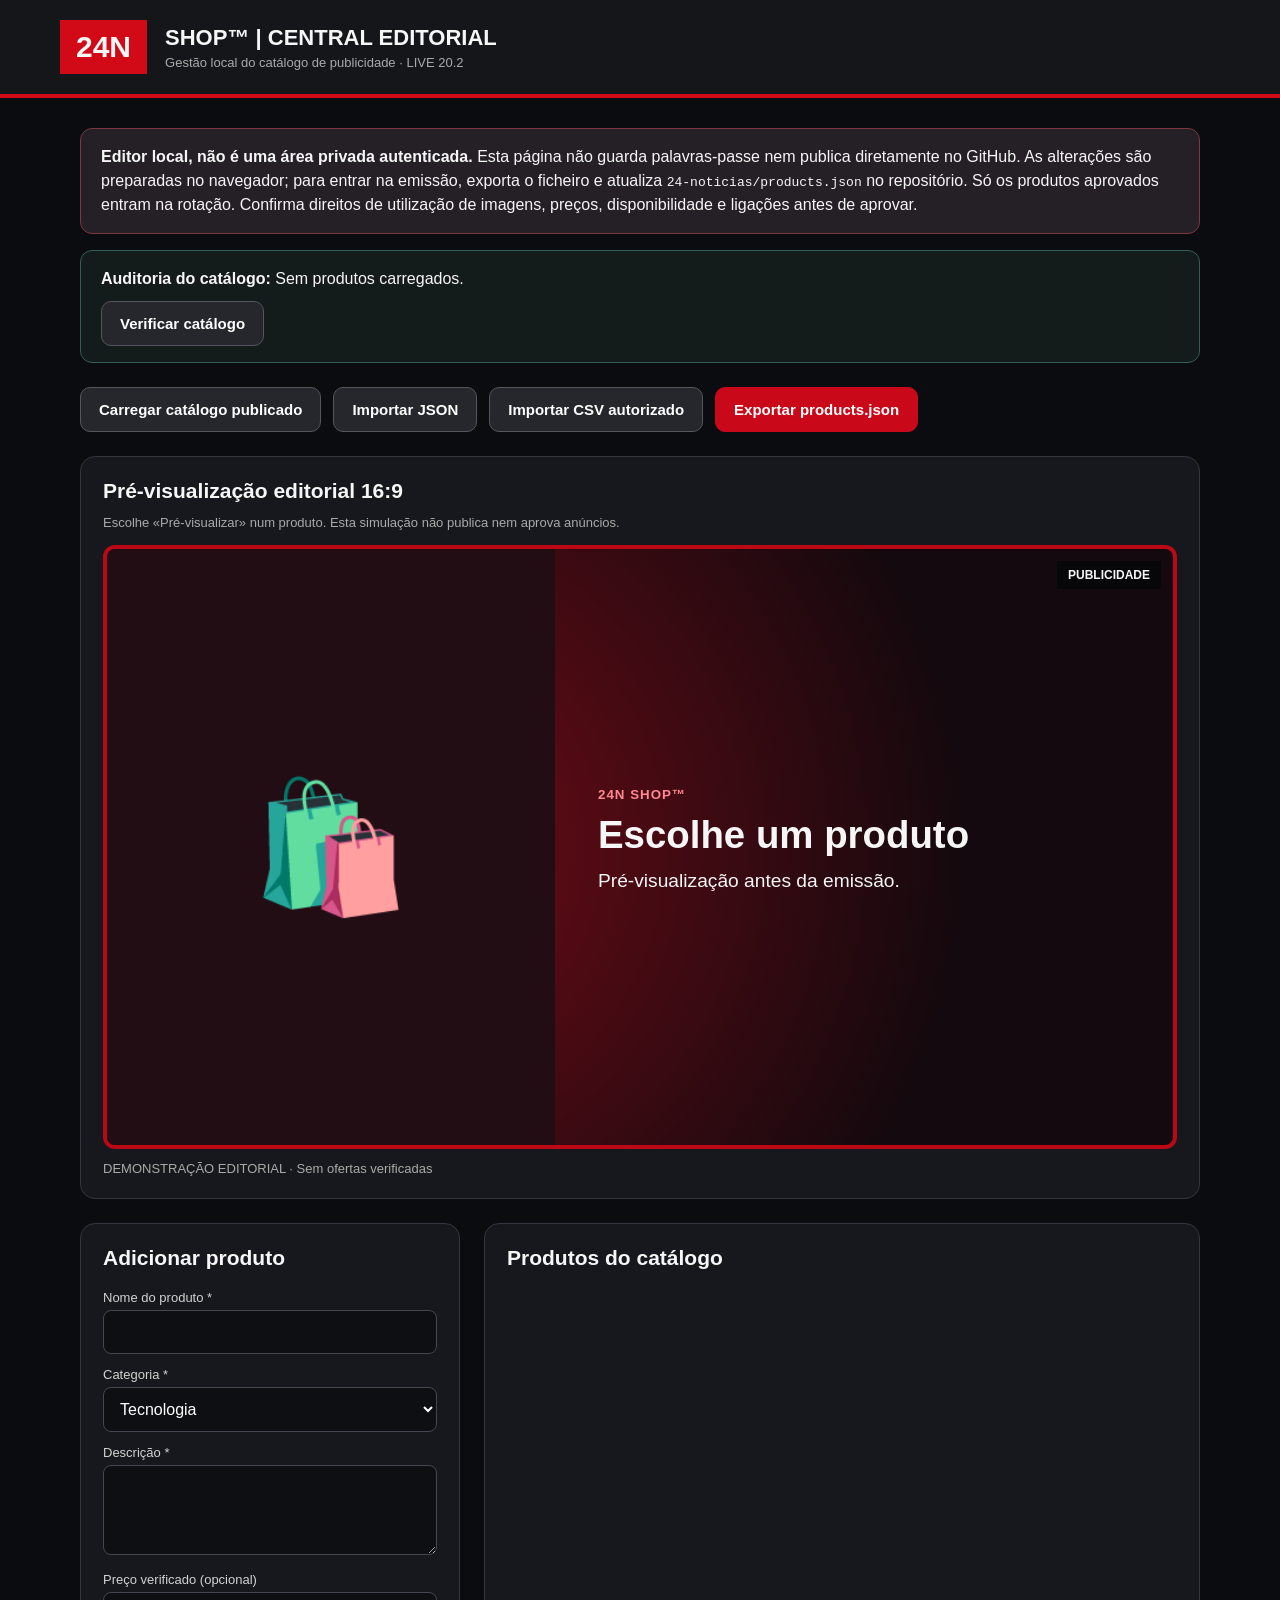
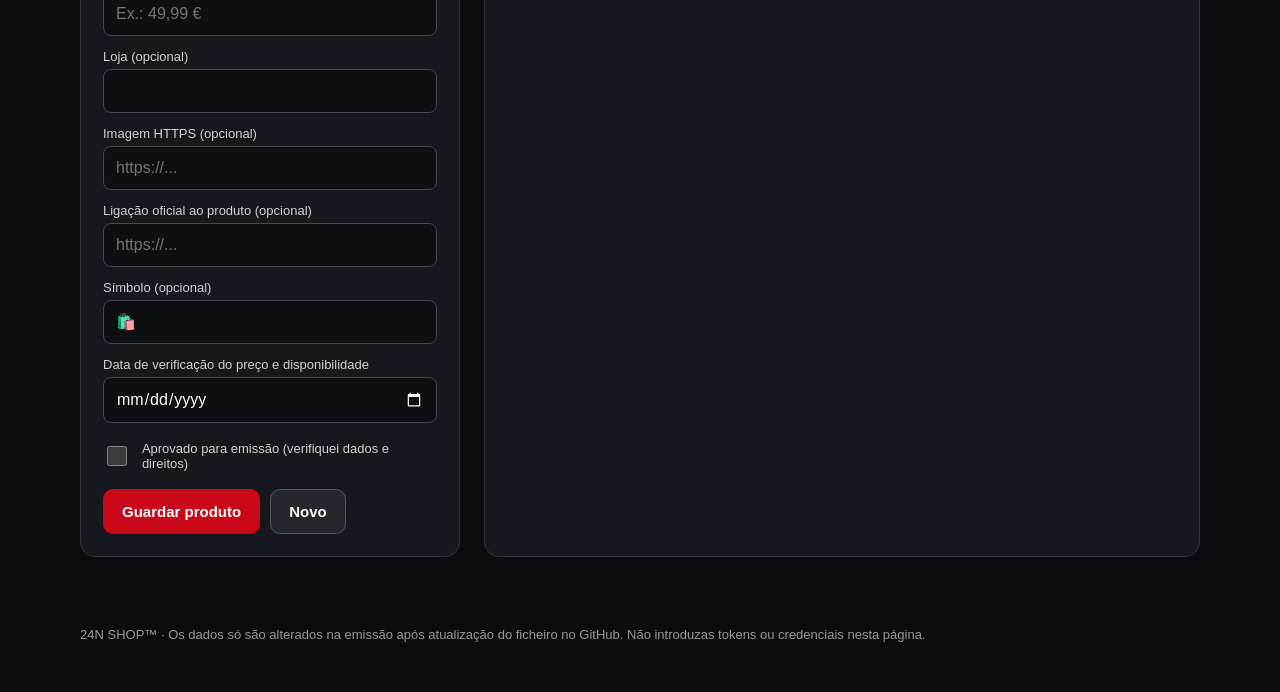
<file: 24-noticias/central.html>
<!doctype html>
<html lang="pt-PT"><head><meta charset="utf-8"><meta name="viewport" content="width=device-width,initial-scale=1"><title>24N SHOP™ | Central Editorial</title>
<style>
:root{color-scheme:dark;font-family:Inter,Arial,sans-serif}*{box-sizing:border-box}body{margin:0;background:#0b0c0f;color:#f6f6f6}header{background:#15161a;border-bottom:4px solid #d20a18;padding:20px max(20px,calc((100vw - 1160px)/2));display:flex;align-items:center;gap:18px}.brand{background:#d20a18;padding:10px 16px;font-size:30px;font-weight:900}.brandtext{font-weight:900;font-size:22px}.brandtext small{display:block;font-weight:500;color:#aaa;font-size:13px;margin-top:4px}main{max-width:1160px;margin:30px auto;padding:0 20px}.notice{background:#252026;border:1px solid #7e3640;padding:16px 20px;border-radius:12px;line-height:1.5}.toolbar{display:flex;flex-wrap:wrap;gap:12px;margin:24px 0}.btn{cursor:pointer;border:1px solid #53565d;border-radius:10px;background:#26272c;color:#fff;padding:13px 18px;font-size:15px;font-weight:700}.btn:hover{filter:brightness(1.2)}.primary{background:#c90919;border-color:#c90919}.layout{display:grid;grid-template-columns:minmax(280px,380px) minmax(320px,1fr);gap:24px}.panel{background:#17181d;border:1px solid #33363e;border-radius:15px;padding:22px}h2{margin:0 0 20px;font-size:21px}label{display:block;font-size:13px;color:#d2d2d2;margin:13px 0 5px}input,textarea,select{width:100%;background:#0e0f12;border:1px solid #444751;border-radius:8px;padding:12px;color:#fff;font:inherit}textarea{min-height:90px;resize:vertical}.checks{display:flex;gap:12px;align-items:center;margin:18px 0}.checks input{width:20px;height:20px}.checks label{margin:0}.actions{display:flex;gap:10px;flex-wrap:wrap}.list{display:grid;gap:10px}.item{border:1px solid #383b42;border-radius:10px;padding:14px;display:flex;align-items:center;gap:12px;justify-content:space-between}.item strong{display:block}.item small{display:block;color:#a9a9ad;margin-top:6px}.empty{color:#a9a9ad}.status{min-height:24px;color:#d7d7d7;margin:16px 0}a{color:#ff8992}footer{color:#999;margin:30px 0 50px;font-size:13px}@media(max-width:800px){.layout{grid-template-columns:1fr}header{padding:16px}}
.preview{margin:24px 0;background:#17181d;border:1px solid #33363e;border-radius:15px;padding:22px}.preview h2{margin-bottom:8px}.preview-stage{margin-top:15px;background:radial-gradient(circle at 25% 50%,#740b16,#13090e 70%);border:4px solid #bc0714;border-radius:12px;aspect-ratio:16/9;display:grid;grid-template-columns:42% 58%;overflow:hidden;position:relative}.preview-art{display:flex;justify-content:center;align-items:center;font-size:clamp(45px,10vw,145px);background:#230d15}.preview-art img{max-height:85%;max-width:85%;object-fit:contain}.preview-copy{padding:7%;display:flex;flex-direction:column;justify-content:center;gap:12px}.preview-copy b{font-size:clamp(19px,3vw,44px);line-height:1.08}.preview-copy small{color:#ff8893;font-weight:900;letter-spacing:1px}.preview-copy p{font-size:clamp(11px,1.5vw,20px);line-height:1.4;margin:0}.preview-price{background:#c90919;padding:8px 14px;border-radius:8px;font-weight:900;align-self:flex-start}.preview-tag{position:absolute;right:12px;top:12px;background:#070709;padding:7px 11px;font-size:12px;font-weight:900}.preview-note{font-size:13px;color:#aaa;margin:12px 0 0}@media(max-width:600px){.preview-copy{gap:5px}.preview-stage{grid-template-columns:40% 60%}} 
</style></head><body>
<header><div class="brand">24N</div><div class="brandtext">SHOP™ | CENTRAL EDITORIAL<small>Gestão local do catálogo de publicidade · LIVE 20.2</small></div></header>
<main><div class="notice"><strong>Editor local, não é uma área privada autenticada.</strong> Esta página não guarda palavras-passe nem publica diretamente no GitHub. As alterações são preparadas no navegador; para entrar na emissão, exporta o ficheiro e atualiza <code>24-noticias/products.json</code> no repositório. Só os produtos aprovados entram na rotação. Confirma direitos de utilização de imagens, preços, disponibilidade e ligações antes de aprovar.</div>
<section class="notice" style="margin-top:16px;background:#141b1b;border-color:#355c55"><strong>Auditoria do catálogo:</strong> <span id="audit">Sem produtos carregados.</span><div style="margin-top:10px"><button type="button" class="btn" id="auditBtn">Verificar catálogo</button></div></section><div class="toolbar"><button class="btn" id="load">Carregar catálogo publicado</button><button class="btn" id="import">Importar JSON</button><button class="btn" id="importCsv">Importar CSV autorizado</button><input id="csvFile" type="file" accept=".csv,text/csv" hidden><button class="btn primary" id="export">Exportar products.json</button><input id="file" type="file" accept=".json,application/json" hidden></div>
<section class="preview"><h2>Pré-visualização editorial 16:9</h2><p class="preview-note">Escolhe «Pré-visualizar» num produto. Esta simulação não publica nem aprova anúncios.</p><div class="preview-stage"><div class="preview-art" id="previewArt">🛍️</div><div class="preview-copy"><small id="previewCategory">24N SHOP™</small><b id="previewName">Escolhe um produto</b><p id="previewDescription">Pré-visualização antes da emissão.</p><div id="previewPrice" class="preview-price" hidden></div><small id="previewStore"></small></div><div class="preview-tag">PUBLICIDADE</div></div><p class="preview-note" id="previewDisclaimer">DEMONSTRAÇÃO EDITORIAL · Sem ofertas verificadas</p></section><div class="layout"><section class="panel"><h2 id="formTitle">Adicionar produto</h2><form id="form">
<label for="name">Nome do produto *</label><input id="name" maxlength="100" required>
<label for="category">Categoria *</label><select id="category"><option>Tecnologia</option><option>Casa</option><option>Moda</option><option>Desporto</option><option>Alimentação</option><option>Saúde</option><option>Outros</option></select>
<label for="description">Descrição *</label><textarea id="description" maxlength="300" required></textarea>
<label for="price">Preço verificado (opcional)</label><input id="price" maxlength="40" placeholder="Ex.: 49,99 €">
<label for="store">Loja (opcional)</label><input id="store" maxlength="100">
<label for="image_url">Imagem HTTPS (opcional)</label><input id="image_url" type="url" placeholder="https://...">
<label for="link">Ligação oficial ao produto (opcional)</label><input id="link" type="url" placeholder="https://...">
<label for="emoji">Símbolo (opcional)</label><input id="emoji" maxlength="8" placeholder="🛍️">
<label for="reviewed_at">Data de verificação do preço e disponibilidade</label><input id="reviewed_at" type="date"><div class="checks"><input id="approved" type="checkbox"><label for="approved">Aprovado para emissão (verifiquei dados e direitos)</label></div>
<div class="actions"><button class="btn primary" type="submit">Guardar produto</button><button class="btn" id="clear" type="button">Novo</button></div>
</form></section><section class="panel"><h2>Produtos do catálogo <span id="count"></span></h2><div id="list" class="list"></div></section></div>
<p class="status" id="status" role="status"></p>
<footer>24N SHOP™ · Os dados só são alterados na emissão após atualização do ficheiro no GitHub. Não introduzas tokens ou credenciais nesta página.</footer>
</main>
<script>
const $=id=>document.getElementById(id);
let products=[],selected=-1;
const keys=['name','category','description','price','store','image_url','link','emoji','reviewed_at'];
function validURL(s){return !s||(/^https:\/\//i.test(s)&&(()=>{try{const u=new URL(s);return !!u.hostname&&u.username===''&&u.password==='';}catch{return false;}})());}
function clean(p){return {name:String(p.name||'').trim().slice(0,100),category:String(p.category||'Outros').trim().slice(0,60),description:String(p.description||'').trim().slice(0,300),price:String(p.price||'').trim().slice(0,40),store:String(p.store||'').trim().slice(0,100),image_url:String(p.image_url||'').trim(),link:String(p.link||'').trim(),emoji:String(p.emoji||'🛍️').trim().slice(0,8),reviewed_at:String(p.reviewed_at||'').trim(),approved:p.approved===true};}
function ageDays(date){if(!/^\d{4}-\d{2}-\d{2}$/.test(date||''))return Infinity;const t=Date.parse(date+'T00:00:00Z');if(!Number.isFinite(t))return Infinity;return Math.floor((Date.now()-t)/86400000);}
function check(p){if(!p.name||!p.category||!p.description)throw Error('Nome, categoria e descrição são obrigatórios.');if(!validURL(p.image_url)||!validURL(p.link))throw Error('As ligações têm de ser URLs HTTPS válidos, sem credenciais.');if(p.approved&&(!p.link||!p.store||!p.reviewed_at||ageDays(p.reviewed_at)<0||ageDays(p.reviewed_at)>30))throw Error('Para aprovar: loja, ligação HTTPS e data de verificação nos últimos 30 dias são obrigatórios.');}
function audit(){const approved=products.filter(p=>p.approved);const duplicates=products.filter((p,i)=>products.findIndex(x=>x.name.toLowerCase()===p.name.toLowerCase()&&x.store.toLowerCase()===p.store.toLowerCase())!==i).length;const stale=products.filter(p=>p.approved&&ageDays(p.reviewed_at)>30).length;$('audit').textContent=products.length+' produtos · '+approved.length+' aprovados · '+duplicates+' duplicados · '+stale+' aprovações desatualizadas. A validação não verifica automaticamente os preços nas lojas.';return {duplicates,stale};}
$('auditBtn').onclick=()=>{const a=audit();say(a.duplicates||a.stale?'Corrige os avisos antes de exportar.':'Sem duplicados nem aprovações desatualizadas detetados.');};
function say(s){$('status').textContent=s;}
function reset(){selected=-1;$('form').reset();$('formTitle').textContent='Adicionar produto';}
function showPreview(p){
 $('previewCategory').textContent=p.category.toUpperCase();$('previewName').textContent=p.name;$('previewDescription').textContent=p.description;
 $('previewPrice').hidden=!p.price;$('previewPrice').textContent=p.price||'';$('previewStore').textContent=p.store?'LOJA: '+p.store:'';
 $('previewDisclaimer').textContent=p.approved?'APROVADO NO EDITOR · Confirma dados antes de publicar':'RASCUNHO · NÃO APROVADO PARA EMISSÃO';
 const art=$('previewArt');art.replaceChildren();
 if(p.image_url){const img=document.createElement('img');img.alt='Imagem do produto';img.referrerPolicy='no-referrer';img.onerror=()=>{art.textContent=p.emoji||'🛍️';};img.src=p.image_url;art.append(img);}else art.textContent=p.emoji||'🛍️';
 document.querySelector('.preview').scrollIntoView({behavior:'smooth',block:'start'});
}
function render(){
 $('count').textContent='('+products.length+')';audit();$('list').replaceChildren();
 if(!products.length){const p=document.createElement('p');p.className='empty';p.textContent='Ainda não existem produtos. Adiciona o primeiro à esquerda.';$('list').append(p);}
 products.forEach((p,i)=>{
 const row=document.createElement('div');row.className='item';
 const info=document.createElement('div');const name=document.createElement('strong');name.textContent=(p.emoji||'🛍️')+' '+p.name;
 const meta=document.createElement('small');meta.textContent=p.category+' · '+(p.approved?'APROVADO':'RASCUNHO')+(p.price?' · '+p.price:'');info.append(name,meta);
 const buttons=document.createElement('div');buttons.className='actions';
 const preview=document.createElement('button');preview.className='btn';preview.textContent='Pré-visualizar';preview.onclick=()=>showPreview(p);buttons.append(preview);
 const edit=document.createElement('button');edit.className='btn';edit.textContent='Editar';edit.onclick=()=>{selected=i;keys.forEach(k=>$(k).value=p[k]||'');$('approved').checked=p.approved;$('formTitle').textContent='Editar produto';window.scrollTo({top:0,behavior:'smooth'});};
 const remove=document.createElement('button');remove.className='btn';remove.textContent='Apagar';remove.onclick=()=>{if(confirm('Apagar este produto do catálogo local?')){products.splice(i,1);reset();render();}};
 buttons.append(edit,remove);row.append(info,buttons);$('list').append(row);
 });
}
$('form').onsubmit=e=>{e.preventDefault();try{const p=clean(Object.fromEntries(keys.map(k=>[k,$(k).value])));p.approved=$('approved').checked;check(p);if(products.some((x,i)=>i!==selected&&x.name.toLowerCase()===p.name.toLowerCase()&&x.store.toLowerCase()===p.store.toLowerCase()))throw Error('Produto duplicado: nome e loja já existem.');if(selected<0)products.push(p);else products[selected]=p;reset();render();showPreview(p);say('Produto guardado localmente. Exporta o JSON para publicar no GitHub.');}catch(err){say(err.message);}};
$('clear').onclick=reset;
// CSV exportado pelo próprio fornecedor ou obtido com autorização expressa.
function parseCSV(raw){
 const rows=[];let row=[],cell='',quoted=false;
 raw=raw.replace(/^\uFEFF/,'');
 for(let i=0;i<raw.length;i++){
  const c=raw[i];
  if(quoted){if(c==='"'&&raw[i+1]==='"'){cell+='"';i++;}else if(c==='"')quoted=false;else cell+=c;}
  else if(c==='"'){if(cell!=='')throw Error('CSV malformado: aspas inesperadas.');quoted=true;}
  else if(c===','||c===';'){row.push(cell);cell='';}
  else if(c==='\n'){row.push(cell.replace(/\r$/,''));if(row.some(v=>v.trim()))rows.push(row);row=[];cell='';}
  else cell+=c;
 }
 if(quoted)throw Error('CSV malformado: aspas não fechadas.');
 row.push(cell.replace(/\r$/,''));if(row.some(v=>v.trim()))rows.push(row);
 if(rows.length<2)throw Error('CSV sem produtos.');
 const delimiter=(rows[0].length===1&&raw.includes(';'))?';':null;
 if(delimiter)throw Error('Usa CSV separado por vírgulas ou ponto e vírgula com cabeçalho.');
 const headers=rows.shift().map(h=>h.trim().toLowerCase());
 if(!headers.includes('name')||!headers.includes('description'))throw Error('CSV requer colunas name e description.');
 if(rows.length>500)throw Error('Máximo de 500 produtos por importação.');
 return rows.map(row=>Object.fromEntries(headers.map((h,i)=>[h,row[i]||''])));
}
function importSource(raw){
 const incoming=parseCSV(raw).map(p=>clean({...p,approved:false,reviewed_at:''}));
 incoming.forEach(check);
 let added=0,skipped=0;
 for(const p of incoming){
  if(products.some(x=>x.name.toLowerCase()===p.name.toLowerCase()&&x.store.toLowerCase()===p.store.toLowerCase())){skipped++;continue;}
  if(products.length>=500)throw Error('Catálogo cheio (500 produtos).');
  products.push(p);added++;
 }
 reset();render();say(added+' produtos importados como RASCUNHO; '+skipped+' duplicados ignorados. Confirma preços, direitos e ligações antes de aprovar.');
}
$('importCsv').onclick=()=>$('csvFile').click();
$('csvFile').onchange=async e=>{try{
 const file=e.target.files[0];if(!file)return;
 if(file.size>1024*1024)throw Error('CSV demasiado grande (máximo 1 MB).');
 importSource(await file.text());
 }catch(err){say('Importação CSV: '+err.message);}finally{$('csvFile').value='';}};
function readCatalog(data){if(!data||!Array.isArray(data.products))throw Error('O ficheiro não contém uma lista products.');if(data.products.length>500)throw Error('Catálogo demasiado grande (máximo 500 produtos).');const entries=data.products.map(clean);entries.forEach(check);products=entries;reset();render();say('Catálogo carregado: '+products.length+' produtos.');}
$('load').onclick=async()=>{try{const r=await fetch('./products.json?nocache='+Date.now(),{cache:'no-store'});if(!r.ok)throw Error('Não foi possível carregar products.json.');readCatalog(await r.json());}catch(e){say(e.message);}};
$('import').onclick=()=>$('file').click();
$('file').onchange=async e=>{try{const f=e.target.files[0];if(!f)return;if(f.size>1024*1024)throw Error('Ficheiro demasiado grande.');readCatalog(JSON.parse(await f.text()));}catch(err){say('Importação falhou: '+err.message);}finally{$('file').value='';}};
$('export').onclick=()=>{try{products.forEach(check);const a=audit();if(a.duplicates||a.stale)throw Error('Corrige duplicados e verificações desatualizadas antes de exportar.');const payload={description:'24N SHOP — catálogo editorial aprovado manualmente',products};const blob=new Blob([JSON.stringify(payload,null,2)+'\n'],{type:'application/json'});const url=URL.createObjectURL(blob);const a=document.createElement('a');a.href=url;a.download='products.json';a.click();setTimeout(()=>URL.revokeObjectURL(url),1000);say('products.json exportado. Atualiza-o no GitHub para publicar.');}catch(err){say(err.message);}};
render();
</script></body></html>
</file>
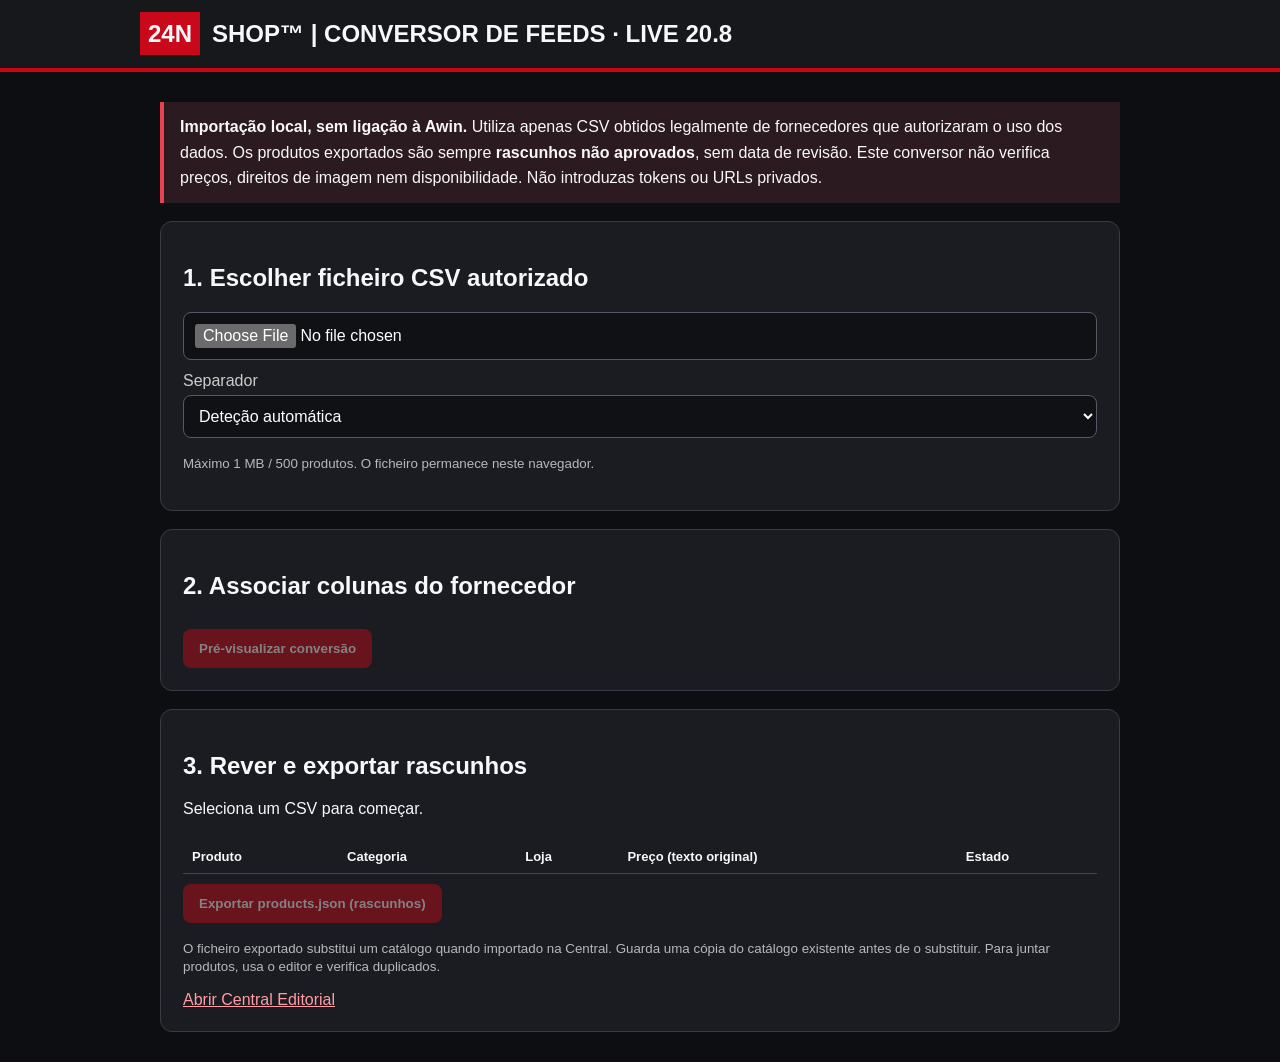
<file: 24-noticias/conversor-feeds.html>
<!doctype html><html lang="pt-PT"><head><meta charset="utf-8"><meta name="viewport" content="width=device-width,initial-scale=1"><title>24N SHOP™ | Conversor de Feeds</title><style>
:root{color-scheme:dark;font-family:Arial,sans-serif}*{box-sizing:border-box}body{margin:0;background:#0d0e11;color:#f8f8fa}header{background:#17181c;border-bottom:4px solid #cb0717;padding:20px max(20px,calc((100vw - 1000px)/2));font-size:24px;font-weight:900}header span{background:#c90919;padding:8px;margin-right:12px}main{max-width:1000px;margin:30px auto;padding:0 20px}.panel{background:#1b1c21;border:1px solid #383b44;padding:22px;border-radius:12px;margin:18px 0}.note{border-left:4px solid #e54350;padding:12px 16px;background:#2b1a20;line-height:1.6}label{display:block;margin:12px 0 5px;color:#ccc}input,select,textarea{background:#101115;color:#fff;border:1px solid #555966;border-radius:8px;padding:11px;width:100%;font:inherit}button,a.action{display:inline-block;background:#c90919;color:white;border:0;border-radius:8px;padding:12px 16px;margin:10px 8px 0 0;cursor:pointer;font-weight:bold;text-decoration:none}button:disabled{opacity:.45;cursor:not-allowed}.mapping{display:grid;grid-template-columns:repeat(auto-fit,minmax(220px,1fr));gap:12px}small{color:#b7b8bf}table{border-collapse:collapse;width:100%;font-size:13px}th,td{padding:9px;border-bottom:1px solid #42444a;text-align:left;overflow-wrap:anywhere}div.scroll{overflow:auto}#status{min-height:24px}a{color:#ff9da5}</style></head><body>
<header><span>24N</span>SHOP™ | CONVERSOR DE FEEDS · LIVE 20.8</header><main>
<p class="note"><b>Importação local, sem ligação à Awin.</b> Utiliza apenas CSV obtidos legalmente de fornecedores que autorizaram o uso dos dados. Os produtos exportados são sempre <b>rascunhos não aprovados</b>, sem data de revisão. Este conversor não verifica preços, direitos de imagem nem disponibilidade. Não introduzas tokens ou URLs privados.</p>
<section class="panel"><h2>1. Escolher ficheiro CSV autorizado</h2><input type="file" id="file" accept=".csv,text/csv"><label for="delimiter">Separador</label><select id="delimiter"><option value="auto">Deteção automática</option><option value=",">Vírgula</option><option value=";">Ponto e vírgula</option><option value="tab">Tabulação</option></select><p><small>Máximo 1 MB / 500 produtos. O ficheiro permanece neste navegador.</small></p></section>
<section class="panel"><h2>2. Associar colunas do fornecedor</h2><div id="mapping" class="mapping"></div><button id="preview" disabled>Pré-visualizar conversão</button></section>
<section class="panel"><h2>3. Rever e exportar rascunhos</h2><p id="status" role="status">Seleciona um CSV para começar.</p><div class="scroll"><table><thead><tr><th>Produto</th><th>Categoria</th><th>Loja</th><th>Preço (texto original)</th><th>Estado</th></tr></thead><tbody id="rows"></tbody></table></div><button id="export" disabled>Exportar products.json (rascunhos)</button><p><small>O ficheiro exportado substitui um catálogo quando importado na Central. Guarda uma cópia do catálogo existente antes de o substituir. Para juntar produtos, usa o editor e verifica duplicados.</small></p><a href="./central.html">Abrir Central Editorial</a></section></main>
<script>
const $=id=>document.getElementById(id);
const fields={name:'Nome *',description:'Descrição *',category:'Categoria',price:'Preço original',store:'Loja',image_url:'Imagem HTTPS',link:'Ligação HTTPS',emoji:'Símbolo'};
let headers=[],records=[],drafts=[];
function parseCSV(s,sep){
 let rows=[],row=[],field='',quoted=false; s=s.replace(/^\uFEFF/,'');
 for(let i=0;i<s.length;i++){const c=s[i];if(quoted){if(c==='"'&&s[i+1]==='"'){field+='"';i++;}else if(c==='"')quoted=false;else field+=c;}
 else if(c==='"'){if(field!=='')throw Error('Aspas inesperadas no CSV.');quoted=true;}
 else if(c===sep){row.push(field);field='';}
 else if(c==='\n'){row.push(field.replace(/\r$/,''));if(row.some(x=>x.trim()))rows.push(row);row=[];field='';}
 else field+=c;}
 if(quoted)throw Error('Aspas não fechadas.');row.push(field.replace(/\r$/,''));if(row.some(x=>x.trim()))rows.push(row);return rows;
}
function detect(s){const first=s.split(/\r?\n/)[0]||'';const opts=[',',';','\t'];return opts.sort((a,b)=>first.split(b).length-first.split(a).length)[0];}
function validHttps(s){if(!s)return true;try{const u=new URL(s);return u.protocol==='https:'&&!!u.hostname&&!u.username&&!u.password;}catch{return false;}}
function msg(s){$('status').textContent=s;}
function reset(){drafts=[];$('export').disabled=true;$('rows').replaceChildren();}
$('file').onchange=async()=>{reset();try{
 const f=$('file').files[0];if(!f)return;if(f.size>1048576)throw Error('Ficheiro acima de 1 MB.');
 const raw=await f.text();const delimiter=$('delimiter').value;const sep=delimiter==='auto'?detect(raw):delimiter==='tab'?'\t':delimiter;
 const rows=parseCSV(raw,sep);if(rows.length<2)throw Error('CSV sem registos.');
 headers=rows.shift().map(h=>h.trim());records=rows;if(records.length>500)throw Error('Mais de 500 produtos.');
 if(headers.length<2)throw Error('Não foram encontradas colunas suficientes. Confirma o separador.');
 const mapping=$('mapping');mapping.replaceChildren();
 for(const [field,label] of Object.entries(fields)){const box=document.createElement('div'),lab=document.createElement('label'),sel=document.createElement('select');lab.textContent=label;sel.id='map_'+field;const none=document.createElement('option');none.value='';none.textContent='Não importar';sel.append(none);
 headers.forEach((h,i)=>{const opt=document.createElement('option');opt.value=String(i);opt.textContent=h;sel.append(opt);});
 const aliases={name:['name','product_name','product name','product','productname'],description:['description','product_description','product description','short_description'],category:['category','merchant_category','product_category'],price:['price','search_price','display_price'],store:['store','merchant_name','merchant','advertiser_name'],image_url:['image_url','image_link','aw_image_url','large_image'],link:['link','aw_deep_link','merchant_deep_link','product_url','url'],emoji:['emoji']};
 const index=headers.findIndex(h=>(aliases[field]||[]).includes(h.toLowerCase()));if(index>=0)sel.value=String(index);
 box.append(lab,sel);mapping.append(box);
 }$('preview').disabled=false;msg(records.length+' registos carregados. Confirma a associação de colunas.');
 }catch(e){$('preview').disabled=true;msg('Erro: '+e.message);}};
$('delimiter').onchange=()=>{if($('file').files.length)$('file').onchange();};
$('preview').onclick=()=>{reset();try{
 const indexes=Object.fromEntries(Object.keys(fields).map(k=>[k,$('map_'+k).value]));if(indexes.name===''||indexes.description==='')throw Error('Associa nome e descrição.');
 const seen=new Set();let skipped=0;
 for(const row of records){const val=k=>indexes[k]===''?'':String(row[Number(indexes[k])]||'').trim();
 const name=val('name').slice(0,100),description=val('description').slice(0,300),store=val('store').slice(0,100);
 if(!name||!description){skipped++;continue;}
 const link=val('link'),image_url=val('image_url');if(!validHttps(link)||!validHttps(image_url)){skipped++;continue;}
 const key=(name+'|'+store).toLocaleLowerCase();if(seen.has(key)){skipped++;continue;}seen.add(key);
 drafts.push({name,description,category:val('category').slice(0,60)||'Outros',price:val('price').slice(0,40),store,image_url,link,emoji:val('emoji').slice(0,8)||'🛍️',approved:false,reviewed_at:''});
 }
 if(!drafts.length)throw Error('Nenhum registo válido para exportar.');
 const tbody=$('rows');for(const p of drafts.slice(0,30)){const tr=document.createElement('tr');for(const value of [p.name,p.category,p.store,p.price,'RASCUNHO']){const td=document.createElement('td');td.textContent=value;tr.append(td);}tbody.append(tr);}
 $('export').disabled=false;msg(drafts.length+' rascunhos preparados; '+skipped+' registos ignorados (incompletos, duplicados ou URL inválido). '+(drafts.length>30?'Mostrados os primeiros 30.':''));
 }catch(e){drafts=[];msg('Erro: '+e.message);}};
$('export').onclick=()=>{if(!drafts.length)return;const json=JSON.stringify({description:'24N SHOP — importação de feed autorizado; revisão obrigatória',products:drafts},null,2)+'\n';const url=URL.createObjectURL(new Blob([json],{type:'application/json'}));const a=document.createElement('a');a.href=url;a.download='products.json';a.click();setTimeout(()=>URL.revokeObjectURL(url),1000);msg('Rascunhos exportados. Revisa-os na Central antes de aprovar e publicar.');};
</script></body></html>
</file>
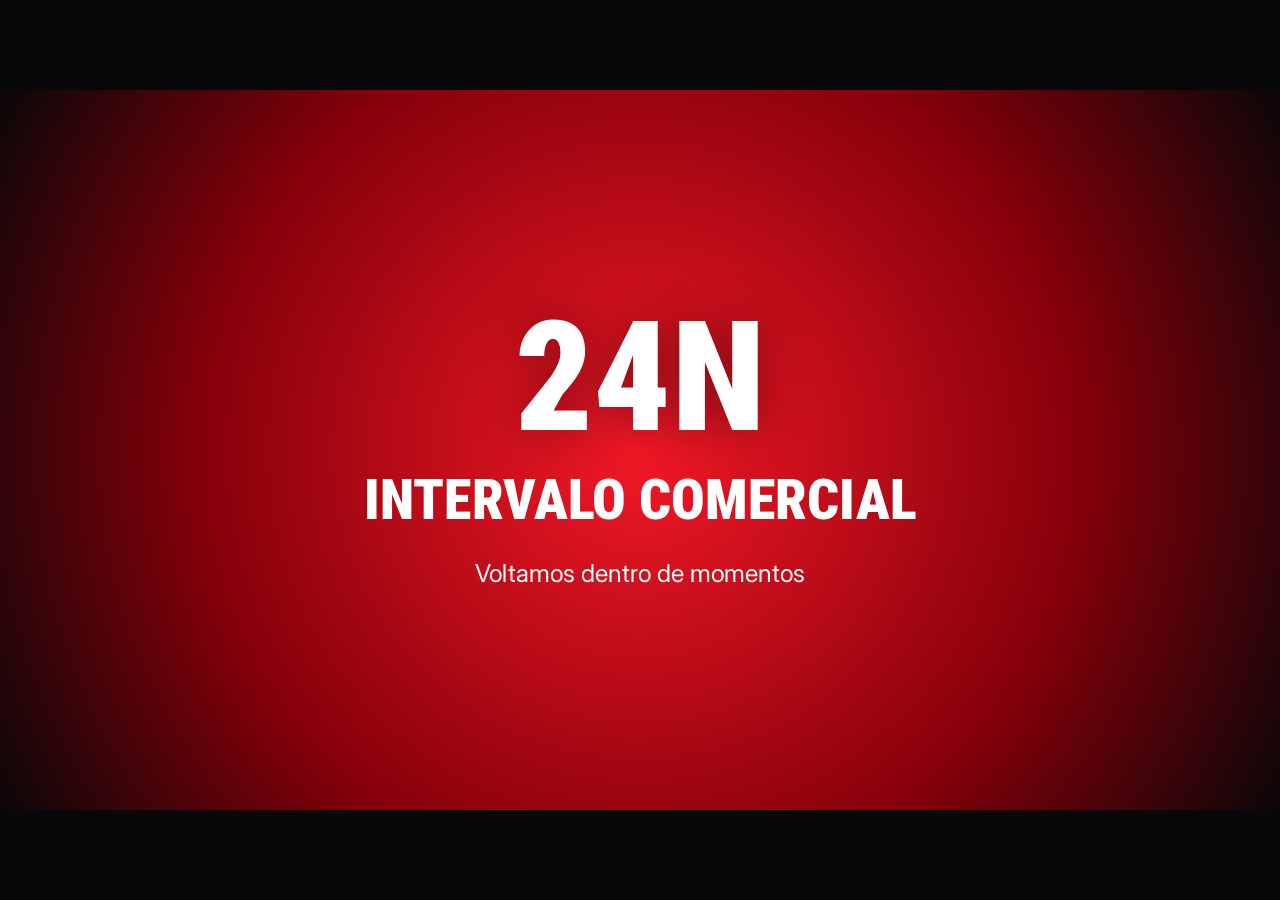
<file: 24-noticias/intervalo.html>
<!doctype html>
<html lang="pt-PT"><head><meta charset="utf-8"><meta name="viewport" content="width=device-width,initial-scale=1">
<title>24N SHOP™ | Intervalo Comercial</title>
<style>
@import url('https://fonts.googleapis.com/css2?family=Roboto+Condensed:wght@700;900&family=Inter:wght@400;600;700;800;900&display=swap');
*{box-sizing:border-box}html,body{margin:0;width:100%;height:100%;overflow:hidden;background:#08080a;color:#fff;font-family:Inter,Arial,sans-serif}
#screen{width:1920px;height:1080px;position:absolute;top:0;left:0;transform-origin:top left;overflow:hidden;background:radial-gradient(ellipse at 27% 60%,#6d0911 0,#1b090d 38%,#08080b 80%)}
#screen:before{content:"";position:absolute;width:1250px;height:1250px;border:42px solid #e20a16;border-radius:50%;left:-330px;top:-280px;box-shadow:0 0 100px #f00a;opacity:.75}
.top{position:absolute;top:34px;left:55px;right:55px;display:flex;justify-content:space-between;align-items:center;z-index:3}.top .left{display:flex;align-items:center;background:#fff;color:#111;font-size:32px;font-weight:900}.logo{background:#ce0813;color:#fff;font-size:68px;padding:9px 25px;font-family:'Roboto Condensed',sans-serif}.top .left span:last-child{padding:0 27px}.pill{background:#09090a;padding:16px 32px;font-size:34px;font-weight:900;transform:skew(-8deg)}
.main{position:absolute;top:145px;bottom:234px;left:40px;right:40px;display:grid;grid-template-columns:700px 610px 440px;gap:25px;align-items:center}
.product-art{height:660px;display:flex;justify-content:center;align-items:center;position:relative}.product-art:before{content:"";position:absolute;bottom:30px;width:610px;height:85px;background:#e00c1a;border-radius:50%;filter:blur(28px);opacity:.7}
.product-art img{animation:productReveal .7s ease both;max-width:95%;max-height:90%;object-fit:contain;filter:drop-shadow(0 25px 22px #000a);position:relative}
.fallback{font-size:230px;text-shadow:0 18px 45px #000;position:relative}
.details{align-self:center;z-index:2;animation:productReveal .7s ease both}.category{font-size:27px;font-weight:900;color:#ff5e63;letter-spacing:3px}.name{font:900 69px/1.02 'Roboto Condensed',Arial,sans-serif;margin:14px 0 28px}.desc{font-size:32px;line-height:1.5;color:#e2e2e2;max-height:180px;overflow:hidden}.price{display:inline-block;background:#d5000d;padding:20px 30px;border-radius:20px;font-size:62px;font-weight:900;margin-top:30px}.store{font-size:25px;margin-top:26px;color:#eee}.disclaimer{font-size:20px;color:#c9c9c9;margin-top:22px}
.side{height:660px;display:flex;flex-direction:column;gap:16px}.sideitem{animation:productReveal .7s ease both;flex:1;background:#f5f5f5;border:8px solid #920912;border-radius:24px;color:#141414;display:flex;align-items:center;gap:18px;padding:18px}.sideicon{font-size:90px;width:110px;text-align:center}.sidebody{font-size:30px;font-weight:900;line-height:1.1}.sidebody small{display:block;color:#a40b15;font-size:22px;margin-top:10px}
.brandstrip{position:absolute;bottom:83px;left:0;right:0;height:150px;background:#f8f8f8;color:#101010;display:flex;align-items:center}.brandleft{background:#c7000b;color:white;width:225px;height:100%;display:flex;flex-direction:column;justify-content:center;align-items:center;font:900 63px/1 'Roboto Condensed',sans-serif}.brandleft small{font-size:27px}.brandcopy{padding:0 26px;flex:1}.brandcopy b{font:900 51px/1.1 'Roboto Condensed',sans-serif}.brandcopy div{font-size:24px;margin-top:8px}.brandright{background:#ce0611;color:#fff;height:100%;padding:40px 38px;font:900 51px 'Roboto Condensed',sans-serif}
.bottom{position:absolute;bottom:0;left:0;right:0;height:83px;background:#080809;display:flex;align-items:center;gap:0;font-size:29px;font-weight:800}.clock{padding:20px 38px}.adlabel{background:#c70814;padding:22px 30px}.return{padding:0 36px;flex:1}.track{width:280px;height:11px;background:#777;border-radius:20px;overflow:hidden}.progress{height:100%;background:#e50919;width:0}.remain{padding:0 35px;font-variant-numeric:tabular-nums}
#bumper{position:absolute;inset:0;background:radial-gradient(circle at 50% 50%,#f21926,#85000a 60%,#0a0708);display:none;align-items:center;justify-content:center;flex-direction:column;z-index:10;text-align:center}
#bumper b{font:900 230px 'Roboto Condensed',sans-serif;text-shadow:0 0 70px #0006}#bumper h1{font:900 84px 'Roboto Condensed',sans-serif;margin:0}#bumper p{font-size:37px}
@keyframes productReveal{from{opacity:0;transform:translateY(22px) scale(.98)}to{opacity:1;transform:translateY(0) scale(1)}}
@media (prefers-reduced-motion:reduce){.product-art img,.details,.sideitem{animation:none}}
</style></head><body><main id="screen">
<div class="top"><div class="left"><div class="logo">24N</div><span>● INTERVALO COMERCIAL</span></div><div class="pill">PUBLICIDADE</div></div>
<section class="main"><div class="product-art" id="art"><div class="fallback" id="emoji">🛍️</div><img id="photo" alt="" hidden></div>
<div class="details"><div class="category" id="category">MONTRA DE PRODUTOS</div><div class="name" id="name">24N SHOP™</div><div class="desc" id="desc">Novidades de várias categorias.</div><div class="price" id="price" hidden></div><div class="store" id="store"></div><div class="disclaimer" id="disclaimer">Demonstração visual. Não constitui uma oferta comercial.</div></div>
<div class="side" id="side"></div></section>
<div class="brandstrip"><div class="brandleft">24N<small>NOTÍCIAS</small></div><div class="brandcopy"><b>MONTRA DE PRODUTOS DA INTERNET</b><div>TECNOLOGIA ● CASA ● MODA ● DESPORTO ● E MUITO MAIS</div></div><div class="brandright">🛒 24N SHOP™</div></div>
<div class="bottom"><div class="clock" id="clock">--:--:--</div><div class="adlabel">PUBLICIDADE</div><div class="return">VOLTAMOS ÀS NOTÍCIAS DENTRO DE MOMENTOS</div><div class="track"><div class="progress" id="progress"></div></div><div class="remain" id="remain">02:00</div></div>
<div id="bumper"><b>24N</b><h1 id="bumperText">INTERVALO COMERCIAL</h1><p id="bumperSub">Voltamos dentro de momentos</p></div>
</main><script>
const $=id=>document.getElementById(id);
function fit(){const s=Math.min(innerWidth/1920,innerHeight/1080),e=$('screen');e.style.transform='scale('+s+')';e.style.left=(innerWidth-1920*s)/2+'px';e.style.top=(innerHeight-1080*s)/2+'px';}
addEventListener('resize',fit);fit();
function clock(){$('clock').textContent=new Intl.DateTimeFormat('pt-PT',{timeZone:'Europe/Lisbon',hour:'2-digit',minute:'2-digit',second:'2-digit'}).format(new Date());}
clock();setInterval(clock,1000);
const demo=[
 {name:'Tecnologia para o dia a dia',category:'TECNOLOGIA',description:'Descobre equipamentos e novidades disponíveis em lojas online.',emoji:'📱'},
 {name:'Conforto em casa',category:'CASA',description:'Inspiração e produtos para a tua casa.',emoji:'☕'},
 {name:'Música sem fios',category:'ÁUDIO',description:'Explora acessórios e tecnologia de áudio.',emoji:'🎧'},
 {name:'Vida ativa',category:'DESPORTO',description:'Ideias e artigos para movimento e bem-estar.',emoji:'⌚'}
];
let products=demo,idx=0,phase='commercial',start=Date.now(),duration=120000,standalone=window.parent===window,cycle=null,playing=false;
function validProduct(p){return p&&typeof p.name==='string'&&p.name.trim()&&typeof p.category==='string'&&typeof p.description==='string'&&(!p.image_url||/^https:\/\//.test(p.image_url))&&(!p.link||/^https:\/\//.test(p.link));}
async function load(){
 try{const r=await fetch('./products.json?t='+Date.now(),{cache:'no-store'});if(!r.ok)throw Error('sem catálogo');const data=await r.json();const verified=(Array.isArray(data.products)?data.products:[]).filter(p=>p.approved===true&&validProduct(p)&&typeof p.store==='string'&&p.store.trim()&&/^https:\/\//.test(p.link||'')&&/^\d{4}-\d{2}-\d{2}$/.test(p.reviewed_at||'')&&(()=>{const age=(Date.now()-Date.parse(p.reviewed_at+'T00:00:00Z'))/86400000;return Number.isFinite(age)&&age>=0&&age<=30;})());if(verified.length)products=verified;}catch(e){console.info('24N SHOP: catálogo indisponível; demonstração local');}
 render();
}
function render(){
 // Reinicia apenas a animação de entrada; sem alterar o grafismo.
 for(const el of [document.querySelector('.details'),document.querySelector('.product-art')]){
  el.style.animation='none';void el.offsetWidth;el.style.animation='productReveal .7s ease both';
 }
 const p=products[idx%products.length];$('name').textContent=p.name;$('category').textContent=p.category.toUpperCase();$('desc').textContent=p.description;
 $('emoji').textContent=p.emoji||'🛍️';$('emoji').hidden=false;
 const img=$('photo');img.hidden=true;img.removeAttribute('src');
 if(p.image_url){img.onload=()=>{$('emoji').hidden=true;img.hidden=false;};img.onerror=()=>{img.hidden=true;$('emoji').hidden=false;};img.src=p.image_url;}
 $('price').hidden=!p.price;$('price').textContent=p.price||'';
 $('store').textContent=p.store?'LOJA: '+p.store:'';
 $('disclaimer').textContent=p.approved===true?'Produto de catálogo aprovado. Confirma preço e disponibilidade na loja.':'DEMONSTRAÇÃO VISUAL • SEM OFERTA COMERCIAL';
 $('side').replaceChildren();
 for(const x of products.filter((_,i)=>i!==idx%products.length).slice(0,3)){
  const item=document.createElement('div');item.className='sideitem';
  const ico=document.createElement('div');ico.className='sideicon';ico.textContent=x.emoji||'🛍️';
  const body=document.createElement('div');body.className='sidebody';body.textContent=x.name;
  const small=document.createElement('small');small.textContent=x.category;body.append(small);item.append(ico,body);$('side').append(item);
 }
}
function setPhase(p){phase=p;$('bumper').style.display=p==='commercial'?'none':'flex';$('bumperText').textContent=p==='intro'?'INTERVALO COMERCIAL':'ESTAMOS DE VOLTA';$('bumperSub').textContent=p==='intro'?'Voltamos dentro de momentos':'A informação continua';}
function tick(){
 if(!playing)return;
 const elapsed=Date.now()-start,remaining=Math.max(0,duration-elapsed),m=Math.floor(remaining/60000),s=Math.floor(remaining%60000/1000);
 $('remain').textContent=String(m).padStart(2,'0')+':'+String(s).padStart(2,'0');
 $('progress').style.width=Math.min(100,100*elapsed/duration)+'%';
 if(elapsed<5000)setPhase('intro');else if(remaining<=5000)setPhase('outro');else setPhase('commercial');
 if(remaining<=0){clearInterval(cycle);cycle=null;playing=false;if(window.parent!==window)window.parent.postMessage({type:'24n-break-finished'},location.origin);else begin(120000);}
}
function begin(ms){duration=Math.max(15000,Math.min(600000,Number(ms)||120000));start=Date.now();idx=0;playing=true;render();clearInterval(cycle);cycle=setInterval(tick,250);tick();}
addEventListener('message',e=>{if(e.origin!==location.origin||e.source!==window.parent)return;if(e.data?.type==='24n-break-start')begin(e.data.duration);});
if(!standalone)window.parent.postMessage({type:'24n-break-ready'},location.origin);
load();if(standalone)begin(120000);setInterval(()=>{if(!playing)return;idx=(idx+1)%products.length;render();},8000);
</script></body></html>
</file>
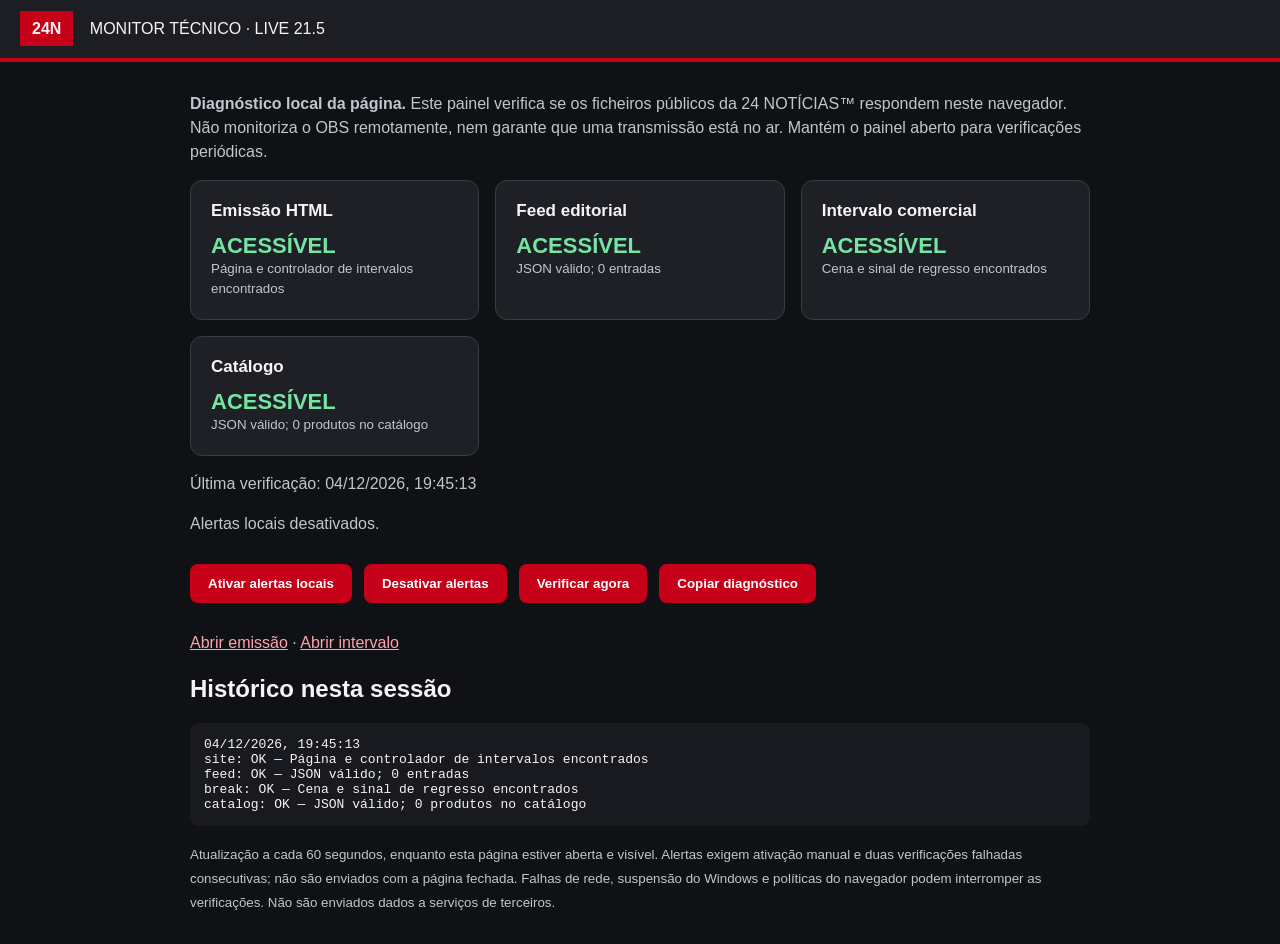
<file: 24-noticias/monitor.html>
<!doctype html><html lang="pt-PT"><head><meta charset="utf-8"><meta name="viewport" content="width=device-width,initial-scale=1"><title>24N | Monitor técnico LIVE 21.5</title><style>
:root{color-scheme:dark;font-family:Arial,sans-serif}*{box-sizing:border-box}body{margin:0;background:#101115;color:#f5f5f5}header{background:#1d1e24;border-bottom:4px solid #c60018;padding:20px}header b{background:#c60018;padding:9px 12px;margin-right:12px}main{max-width:940px;margin:30px auto;padding:0 20px}.grid{display:grid;grid-template-columns:repeat(auto-fit,minmax(240px,1fr));gap:16px}.tile{border:1px solid #3a3c45;background:#1e2026;border-radius:12px;padding:20px}.tile h2{font-size:17px;margin:0 0 12px}.value{font-size:22px;font-weight:bold}.ok{color:#76e4a2}.fail{color:#ff8a8a}.pending{color:#ffda86}small,p{line-height:1.5;color:#c3c5ce}button{background:#c60018;color:white;border:0;border-radius:8px;padding:12px 18px;font-weight:bold;cursor:pointer;margin:12px 12px 12px 0}pre{white-space:pre-wrap;overflow-wrap:anywhere;background:#181a1f;padding:14px;border-radius:8px;max-height:280px;overflow:auto}a{color:#ffa3ad}</style></head><body>
<header><b>24N</b> MONITOR TÉCNICO · LIVE 21.5</header><main><p><strong>Diagnóstico local da página.</strong> Este painel verifica se os ficheiros públicos da 24 NOTÍCIAS™ respondem neste navegador. Não monitoriza o OBS remotamente, nem garante que uma transmissão está no ar. Mantém o painel aberto para verificações periódicas.</p>
<div class="grid"><section class="tile"><h2>Emissão HTML</h2><div id="site" class="value pending">A verificar</div><small id="siteDetail"></small></section><section class="tile"><h2>Feed editorial</h2><div id="feed" class="value pending">A verificar</div><small id="feedDetail"></small></section><section class="tile"><h2>Intervalo comercial</h2><div id="break" class="value pending">A verificar</div><small id="breakDetail"></small></section><section class="tile"><h2>Catálogo</h2><div id="catalog" class="value pending">A verificar</div><small id="catalogDetail"></small></section></div>
<p id="last">Ainda sem verificação.</p><p id="alertState" role="status" aria-live="polite">Alertas locais desativados.</p><button id="enableAlerts">Ativar alertas locais</button><button id="disableAlerts" disabled>Desativar alertas</button><button id="check">Verificar agora</button><button id="copy">Copiar diagnóstico</button><p><a href="./index.html">Abrir emissão</a> · <a href="./intervalo.html">Abrir intervalo</a></p><h2>Histórico nesta sessão</h2><pre id="log">Sem eventos.</pre><p><small>Atualização a cada 60 segundos, enquanto esta página estiver aberta e visível. Alertas exigem ativação manual e duas verificações falhadas consecutivas; não são enviados com a página fechada. Falhas de rede, suspensão do Windows e políticas do navegador podem interromper as verificações. Não são enviados dados a serviços de terceiros.</small></p></main>
<script>
const $=id=>document.getElementById(id);let running=false,history=[],lastResult='',alertsEnabled=false,failStreak=0,incidentOpen=false,notificationGranted=false;
function show(id,ok,detail){$(id).textContent=ok?'ACESSÍVEL':'FALHA';$(id).className='value '+(ok?'ok':'fail');$(id+'Detail').textContent=detail;}
async function request(path,parse){const controller=new AbortController(),timer=setTimeout(()=>controller.abort(),10000);try{const response=await fetch(path+'?health='+Date.now(),{cache:'no-store',signal:controller.signal});if(!response.ok)throw Error('HTTP '+response.status);return parse==='json'?await response.json():await response.text();}finally{clearTimeout(timer);}}
function notify(title,body){if(!alertsEnabled)return;if(notificationGranted&&'Notification' in window&&Notification.permission==='granted'){try{new Notification(title,{body});}catch{}}}
function alertTransition(failed){if(!alertsEnabled)return;failStreak=failed?failStreak+1:0;if(failStreak>=2&&!incidentOpen){incidentOpen=true;$('alertState').textContent='ALERTA: falhas em duas verificações consecutivas. Confirma a ligação e o OBS.';notify('24N — falha técnica','Os ficheiros públicos falharam em duas verificações consecutivas.');}else if(!failed&&incidentOpen){incidentOpen=false;$('alertState').textContent='RECUPERADO: ficheiros acessíveis novamente.';notify('24N — recuperação','Os ficheiros públicos voltaram a responder.');}}
async function run(){if(running)return;running=true;$('check').disabled=true;const checks=[
 ['site','./index.html','text',x=>/24N AUTO BREAK/.test(x)?'Página e controlador de intervalos encontrados':'Controlador de intervalos não encontrado'],
 ['feed','./feed.json','json',x=>Array.isArray(x)?'JSON válido; '+x.length+' entradas':Array.isArray(x.news)?'JSON válido; '+x.news.length+' entradas':'JSON válido; estrutura não reconhecida'],
 ['break','./intervalo.html','text',x=>/24n-break-finished/.test(x)?'Cena e sinal de regresso encontrados':'Sinal de regresso não encontrado'],
 ['catalog','./products.json','json',x=>Array.isArray(x.products)?'JSON válido; '+x.products.length+' produtos no catálogo':'Campo products em falta']
];const lines=[];let failures=0;for(const [id,path,parse,describe] of checks){try{const result=await request(path,parse);const detail=describe(result);const good=!detail.includes('não encontrado')&&!detail.includes('não reconhecida')&&!detail.includes('em falta');if(!good)failures++;show(id,good,detail);lines.push(id+': '+(good?'OK':'FALHA')+' — '+detail);}catch(e){failures++;show(id,false,String(e.message||e));lines.push(id+': FALHA — '+String(e.message||e));}}
 alertTransition(failures>0);const timestamp=new Date().toLocaleString('pt-PT',{timeZone:'Europe/Lisbon'});lastResult=timestamp+'\n'+lines.join('\n');history.unshift(lastResult);history=history.slice(0,20);$('last').textContent='Última verificação: '+timestamp;$('log').textContent=history.join('\n\n---\n\n');running=false;$('check').disabled=false;}
$('enableAlerts').onclick=async()=>{alertsEnabled=true;$('enableAlerts').disabled=true;$('disableAlerts').disabled=false;$('alertState').textContent='Alertas locais ativos; aviso após duas verificações com falhas.';if('Notification' in window&&Notification.permission==='default'){try{notificationGranted=(await Notification.requestPermission())==='granted';}catch{notificationGranted=false;}}else{notificationGranted='Notification' in window&&Notification.permission==='granted';}};
$('disableAlerts').onclick=()=>{alertsEnabled=false;incidentOpen=false;failStreak=0;$('enableAlerts').disabled=false;$('disableAlerts').disabled=true;$('alertState').textContent='Alertas locais desativados.';};
$('check').onclick=run;$('copy').onclick=()=>{if(!lastResult)return;if(navigator.clipboard?.writeText)navigator.clipboard.writeText(lastResult).catch(()=>{});else{$('log').focus();}};run();setInterval(()=>{if(!document.hidden)run();},60000);
</script></body></html>
</file>
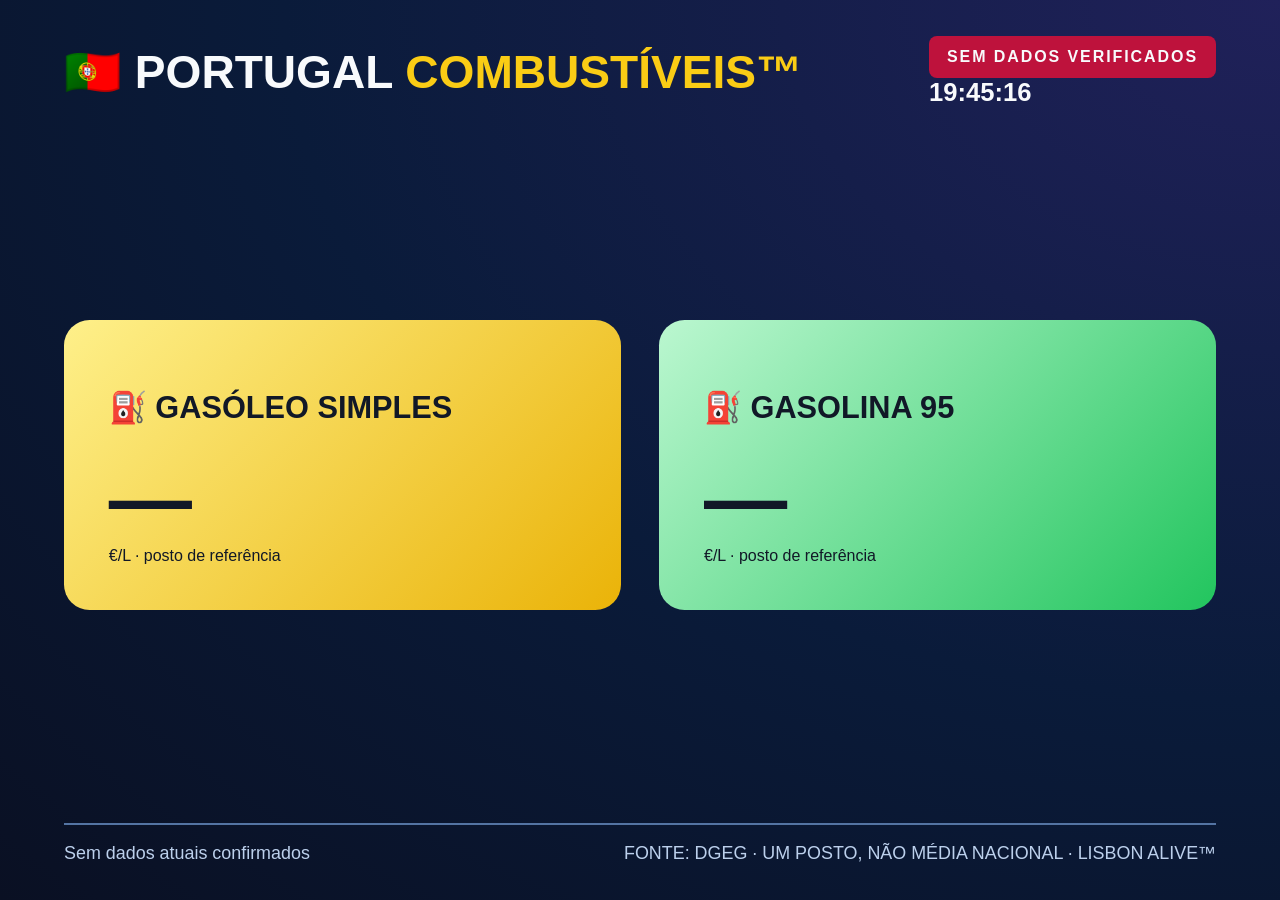
<file: combustiveis/tv.html>
<!doctype html><html lang="pt-PT"><head><meta charset="utf-8"><meta name="viewport" content="width=device-width,initial-scale=1"><title>Portugal Combustíveis™ 3.0 · LISBON ALIVE TV</title><link rel="stylesheet" href="style.css"><style>body{overflow:hidden}.broadcast{width:100vw;height:100vh;display:flex;flex-direction:column;justify-content:space-between;padding:4vh 5vw}.tvtop,.tvbottom{display:flex;justify-content:space-between;align-items:center;gap:24px}.tvtop h1{font-size:clamp(24px,3.6vw,65px)}.live{background:#be123c;border-radius:8px;padding:12px 18px;font-weight:900;letter-spacing:.12em}.tvcenter{display:grid;grid-template-columns:1fr 1fr;gap:3vw}.tvprice{padding:3.5vw;border-radius:2vw;color:#111827}.tvprice.diesel{background:linear-gradient(135deg,#fef08a,#eab308)}.tvprice.petrol{background:linear-gradient(135deg,#bbf7d0,#22c55e)}.tvprice h2{font-size:clamp(18px,2.4vw,44px)}.tvprice strong{display:block;font-size:clamp(42px,6.5vw,120px)}.tvbottom{border-top:2px solid #5474a3;padding-top:2vh;color:#bcd0ec;font-size:clamp(12px,1.4vw,24px)}.screen{display:none}.screen.active{display:block}.panel{background:#132a59;border-radius:2vw;padding:5vw;text-align:center}.panel h2{font-size:4vw;margin-bottom:2vw}.panel p{font-size:2vw;line-height:1.6}.clock{font-size:2vw;font-weight:bold}@media(max-width:600px){.tvcenter{grid-template-columns:1fr}.tvprice strong{font-size:12vw}.broadcast{padding:5vw}.tvbottom{font-size:11px}.panel h2{font-size:7vw}.panel p{font-size:4vw}}</style></head><body><main class="broadcast"><div class="tvtop"><h1>🇵🇹 PORTUGAL <em>COMBUSTÍVEIS™</em></h1><div><div class="live" id="tvStatus">SEM DADOS VERIFICADOS</div><div class="clock" id="clock" aria-label="Hora em Portugal"></div></div></div><div class="screen active" id="screen0"><div class="tvcenter"><section class="tvprice diesel"><h2>⛽ GASÓLEO SIMPLES</h2><strong id="tvDiesel">—</strong><div>€/L · posto de referência</div></section><section class="tvprice petrol"><h2>⛽ GASOLINA 95</h2><strong id="tvPetrol">—</strong><div>€/L · posto de referência</div></section></div></div><div class="screen" id="screen1"><div class="panel"><h2>📊 COMO LER ESTES PREÇOS?</h2><p>Os preços de um posto não representam a média nacional.<br>As variações semanais exigem dados históricos comparáveis.<br>Não publicamos previsões sem fonte e data confirmadas.</p></div></div><div class="screen" id="screen2"><div class="panel"><h2>⛽ ACOMPANHE O ABASTECIMENTO</h2><p>Compare o preço por litro antes de abastecer.<br>Consulte o posto e a data da última atualização.<br>O simulador está disponível no painel interativo.</p></div></div><div class="tvbottom"><span id="tvUpdated">Sem dados atuais confirmados</span><span>FONTE: DGEG · UM POSTO, NÃO MÉDIA NACIONAL · LISBON ALIVE™</span></div></main><script src="app.js"></script><script>let page=0;function tick(){document.getElementById('clock').textContent=new Intl.DateTimeFormat('pt-PT',{timeZone:'Europe/Lisbon',hour:'2-digit',minute:'2-digit',second:'2-digit'}).format(new Date())}tick();setInterval(tick,1000);setInterval(()=>{document.getElementById('screen'+page).classList.remove('active');page=(page+1)%3;document.getElementById('screen'+page).classList.add('active')},15000);</script></body></html>
</file>
<file: combustiveis/style.css>
:root{font-family:Inter,'Segoe UI',Arial,sans-serif;color:#f8fafc;background:#08142d;font-synthesis:none}*{box-sizing:border-box}body{margin:0;min-height:100vh;background:radial-gradient(ellipse at top right,#20215a 0%,#0a1b3a 55%,#0a1023 100%)}.wrap{max-width:1150px;margin:auto;padding:28px 22px}header{display:flex;align-items:center;justify-content:space-between;gap:20px;margin-bottom:24px}small{color:#9eb2d3}h1{font-size:clamp(26px,4vw,46px);margin:7px 0}h1 em{font-style:normal;color:#facc15}header p{color:#a8b8d0;margin:0}nav{display:flex;gap:10px;flex-wrap:wrap}button,a{cursor:pointer;border:0;border-radius:10px;background:#2563eb;color:white;text-decoration:none;padding:12px 16px;font-weight:700;font-size:14px}button:hover,a:hover{filter:brightness(1.12)}.status{border:1px solid #43567b;border-radius:12px;background:#17274b;padding:13px 17px;margin-bottom:20px;color:#cbd5e1}.cards,.columns{display:grid;grid-template-columns:1fr 1fr;gap:20px;margin-bottom:20px}.fuel{padding:25px;border-radius:19px;color:#142032;box-shadow:0 18px 32px #0003}.fuel div{font-weight:800;letter-spacing:.04em}.fuel strong{display:block;font-size:clamp(42px,6vw,70px);letter-spacing:-.045em;margin-top:12px}.fuel span{font-weight:700}.fuel p{margin:20px 0 0;font-size:14px}.diesel{background:linear-gradient(130deg,#fef08a,#eab308)}.petrol{background:linear-gradient(130deg,#bbf7d0,#22c55e)}.panel{background:#152a54;border:1px solid #304978;border-radius:17px;padding:24px;line-height:1.6}.panel h2{font-size:19px;margin:0 0 14px}.panel h2:not(:first-child){margin-top:28px}.panel p{color:#c3d1e7}.meta,.empty{background:#0b1b3c;border-radius:10px;padding:13px;color:#b9c9e2;font-size:14px}.tabs{display:flex;background:#0a1833;border-radius:10px;padding:4px;margin:20px 0}.tabs button{flex:1;background:transparent}.tabs button.selected{background:#facc15;color:#111827}.row{display:flex;justify-content:space-between;align-items:center}label{display:block;font-weight:700;margin-top:20px}label small{display:block;font-weight:400;margin-top:4px}input[type=range]{width:100%;accent-color:#facc15;margin:18px 0}input[type=number]{width:100%;padding:14px;background:#0a1833;color:#fff;border:1px solid #51678b;border-radius:10px;font-size:18px;margin-top:9px}.total{margin-top:22px;padding:20px;background:#08162f;border:1px solid #4b6aa0;border-radius:12px;text-align:center}.total strong{display:block;color:#facc15;font-size:42px}.hint{font-size:13px}footer{text-align:center;color:#879dbf;font-size:12px;margin:28px 0}@media(max-width:750px){header{display:block}nav{margin-top:20px}.cards,.columns{grid-template-columns:1fr}.wrap{padding:16px}.fuel{padding:20px}}
</file>
